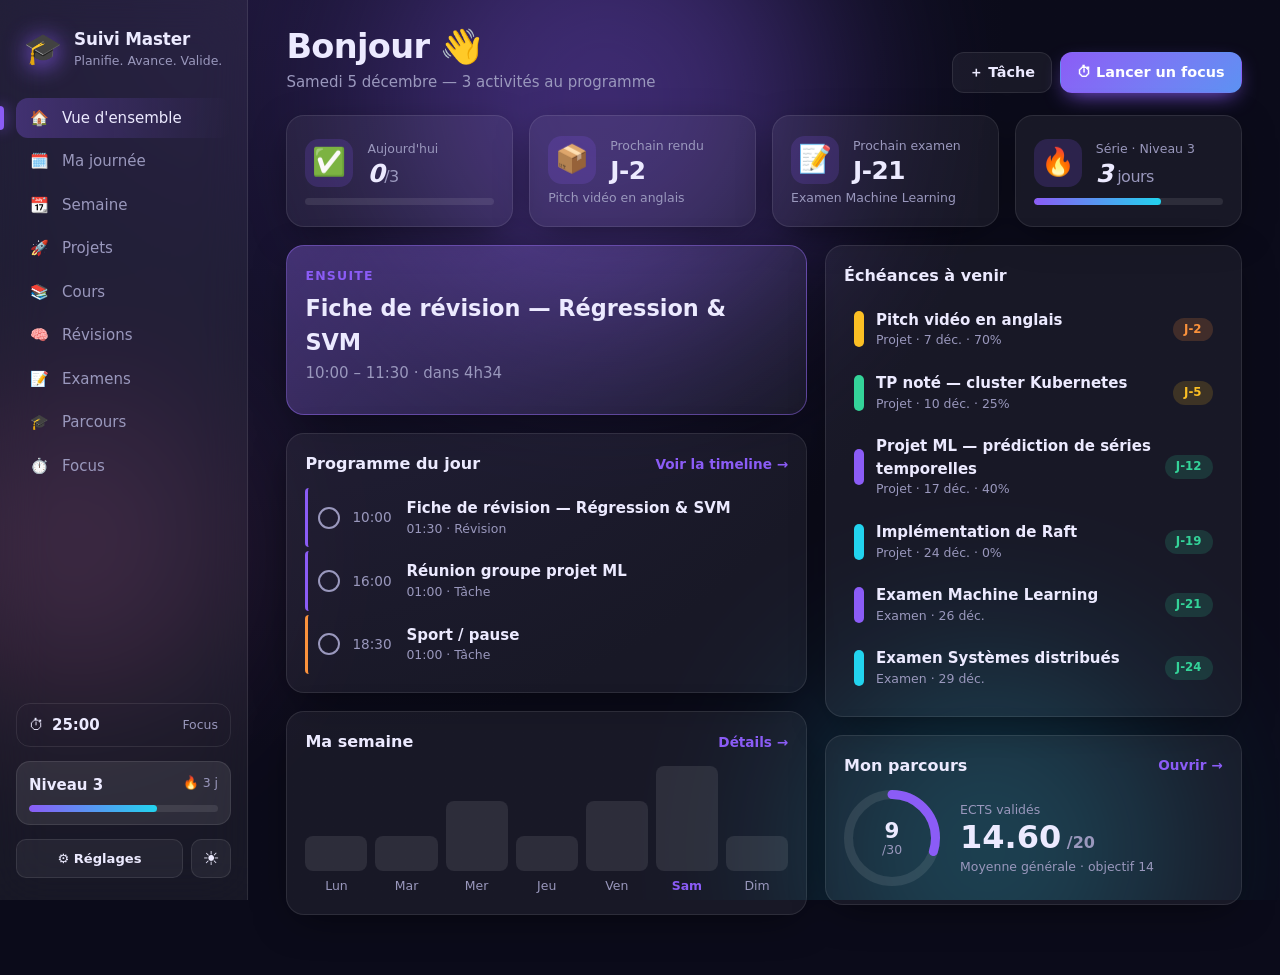
<file: index.html>
<!doctype html>
<html lang="fr">
<head>
  <meta charset="utf-8">
  <meta name="viewport" content="width=device-width,initial-scale=1">
  <meta name="app-version" content="__VERSION__">
  <meta name="theme-color" content="#0b0b1a">
  <title>Suivi Master — Planifie ta journée</title>
  <link rel="icon" href="data:image/svg+xml,%3Csvg xmlns='http://www.w3.org/2000/svg' viewBox='0 0 100 100'%3E%3Ctext y='.9em' font-size='90'%3E🎓%3C/text%3E%3C/svg%3E">
  <link rel="stylesheet" href="css/style.css?v=__VERSION__">
</head>
<body>
  <div class="bg" aria-hidden="true"><i></i><i></i><i></i></div>

  <aside id="side"></aside>
  <main id="main" tabindex="-1"></main>

  <div id="modal-root"></div>
  <div id="toasts" aria-live="polite"></div>
  <canvas id="fx" aria-hidden="true"></canvas>

  <script src="js/utils.js?v=__VERSION__"></script>
  <script src="js/store.js?v=__VERSION__"></script>
  <script src="js/app.js?v=__VERSION__"></script>
  <script src="js/ics.js?v=__VERSION__"></script>
</body>
</html>
</file>
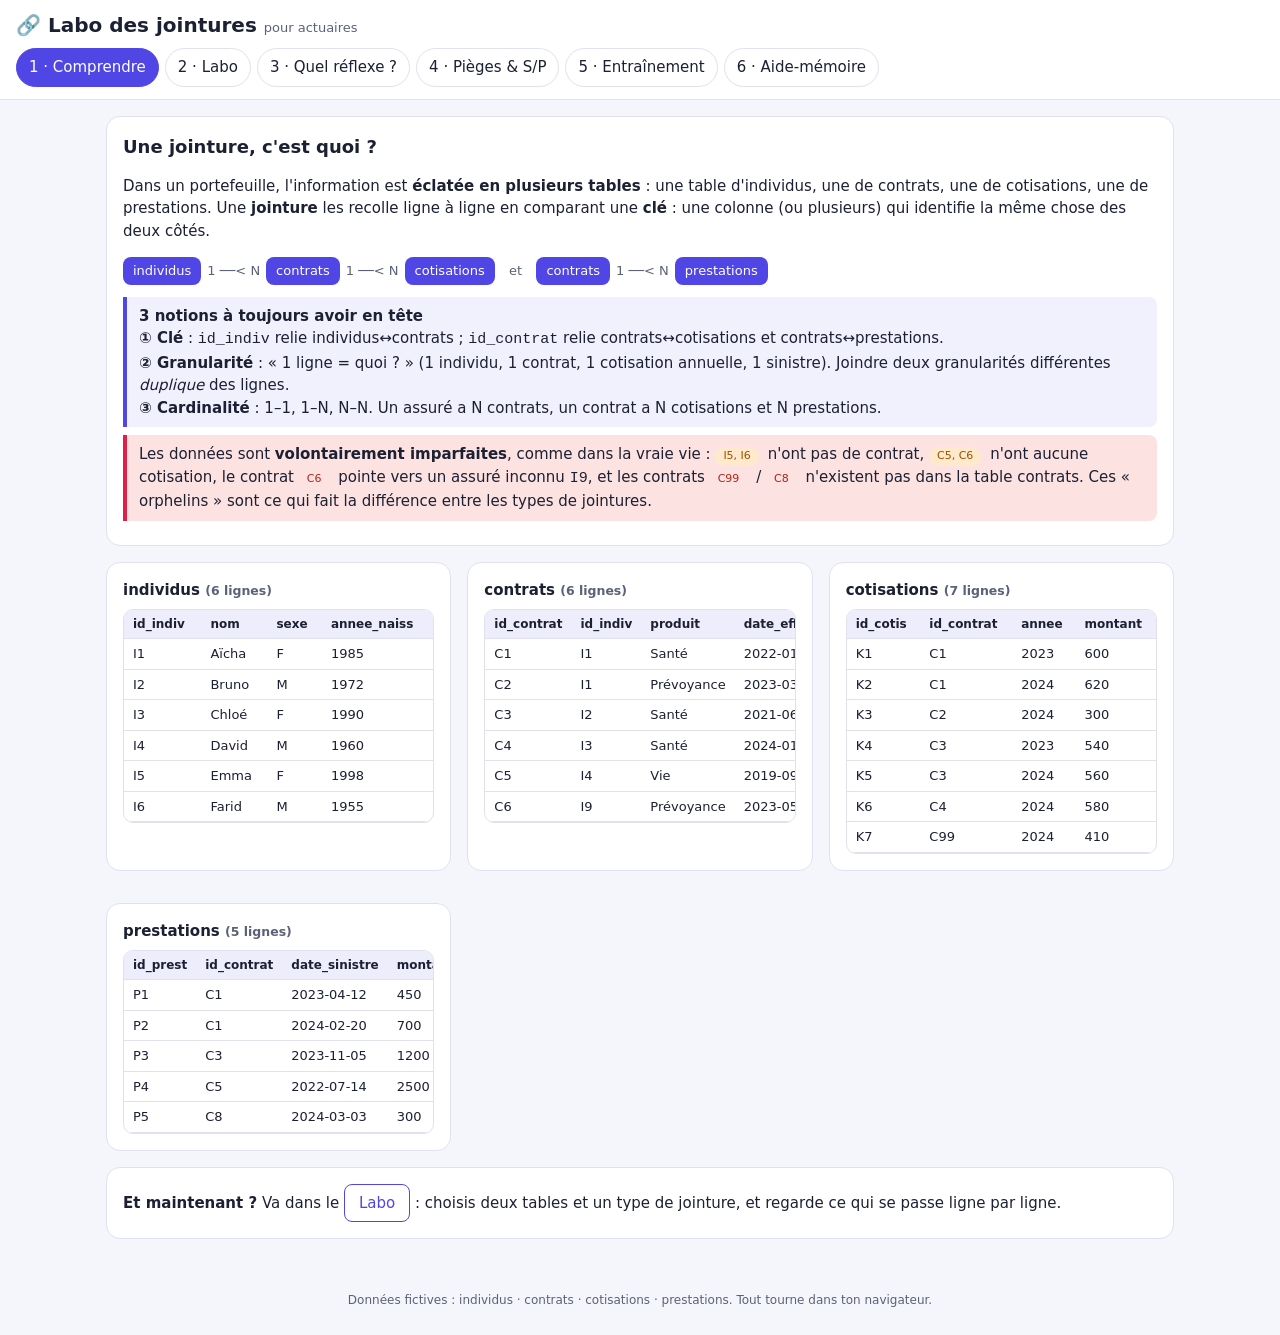
<file: jointures/index.html>
<!doctype html>
<html lang="fr">
<head>
  <meta charset="utf-8">
  <meta name="viewport" content="width=device-width,initial-scale=1">
  <title>Labo des jointures — Actuariat</title>
  <link rel="icon" href="data:image/svg+xml,%3Csvg xmlns='http://www.w3.org/2000/svg' viewBox='0 0 100 100'%3E%3Ctext y='.9em' font-size='90'%3E🔗%3C/text%3E%3C/svg%3E">
  <link rel="stylesheet" href="style.css">
</head>
<body>
  <header class="top">
    <h1>🔗 Labo des jointures <small>pour actuaires</small></h1>
    <nav id="tabs" role="tablist"></nav>
  </header>
  <main id="main"></main>
  <footer>Données fictives : individus · contrats · cotisations · prestations. Tout tourne dans ton navigateur.</footer>
  <script src="data.js"></script>
  <script src="joins.js"></script>
  <script src="app.js"></script>
</body>
</html>
</file>
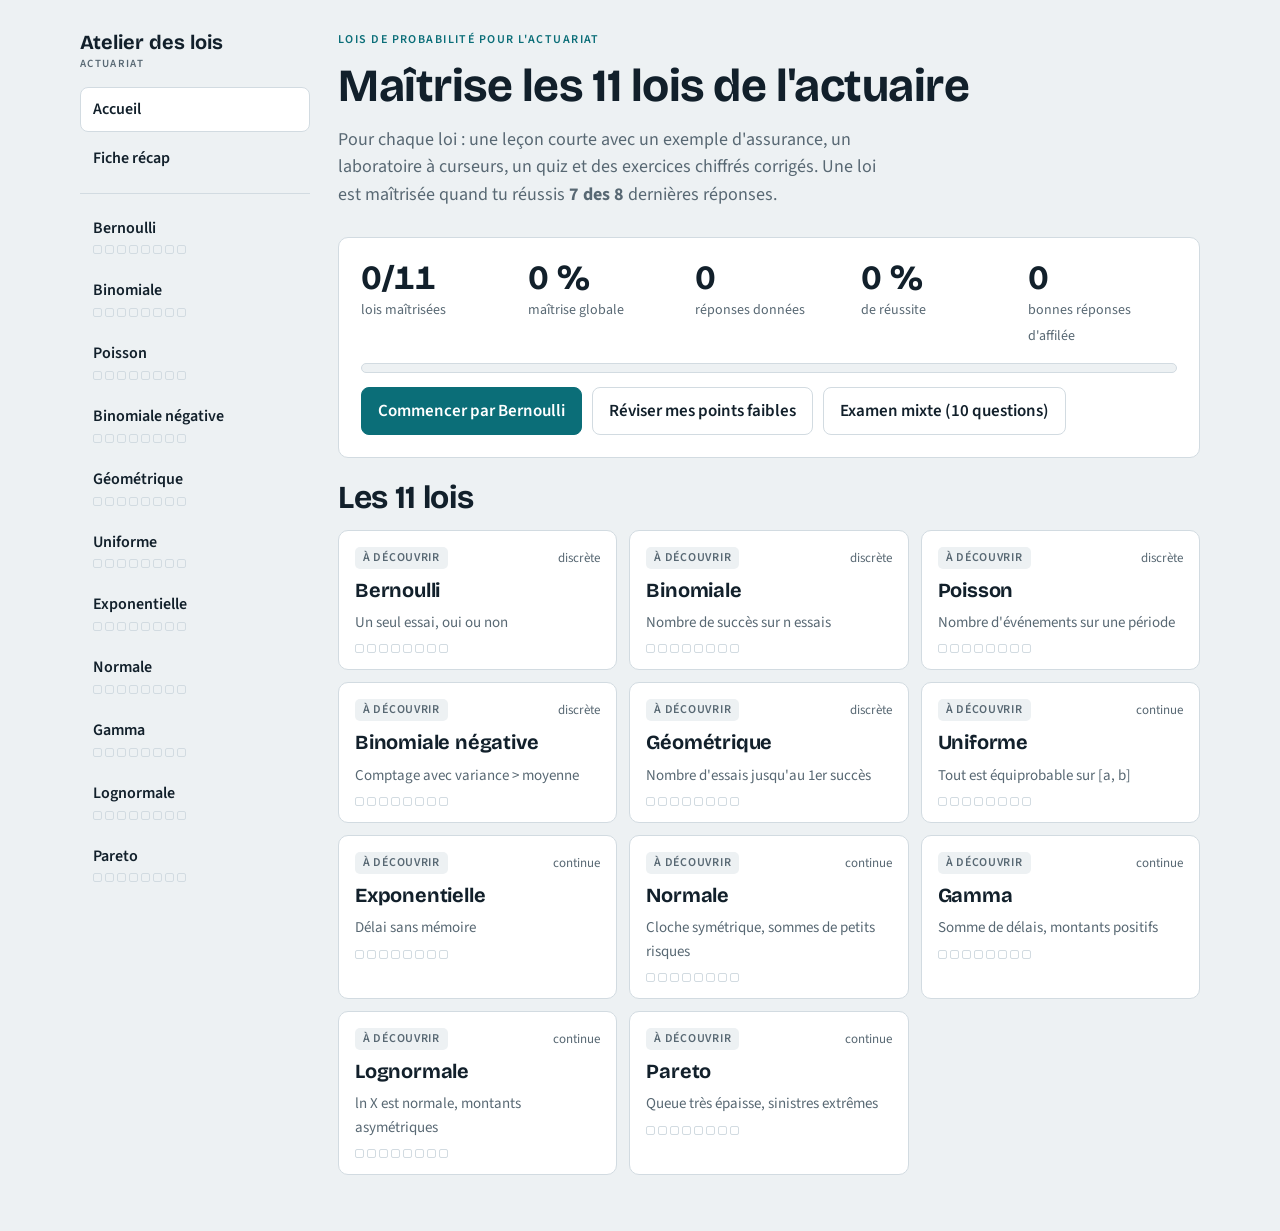
<file: lois-actuariat.html>
<!doctype html>
<html lang="fr"><head><meta charset="utf-8"><meta name="viewport" content="width=device-width,initial-scale=1"></head><body>
<title>Atelier des lois</title>
<link rel="preconnect" href="https://fonts.googleapis.com">
<link rel="preconnect" href="https://fonts.gstatic.com" crossorigin>
<link rel="stylesheet" href="https://fonts.googleapis.com/css2?family=Bricolage+Grotesque:opsz,wght@12..96,500;12..96,700&family=Source+Sans+3:wght@400;600;700&family=JetBrains+Mono:wght@400;600&display=swap">
<style>
/* Layout: a rail of the ten laws (side rail on desktop, scroll strip on phone) beside a single working area. */
:root{
  --bg:#EDF1F3; --surface:#FFFFFF; --ink:#12202B; --muted:#586873; --line:#D2DBE1; --bar:#A9BAC5;
  --accent:#0B6E78; --accent-ink:#FFFFFF; --accent-soft:#D8EDEF;
  --good:#1E7B4A; --good-soft:#DCF0E4; --bad:#B3372C; --bad-soft:#F8DEDA; --warn:#8F6200; --warn-soft:#F6EBCB;
  --display:'Bricolage Grotesque','Segoe UI',system-ui,sans-serif;
  --body:'Source Sans 3','Segoe UI',system-ui,sans-serif;
  --mono:'JetBrains Mono',ui-monospace,Menlo,Consolas,monospace;
}
@media (prefers-color-scheme:dark){:root:not([data-theme="light"]){
  --bg:#0E161C; --surface:#16212A; --ink:#E6EEF2; --muted:#93A4AF; --line:#2A3945; --bar:#3F5666;
  --accent:#4CC3CF; --accent-ink:#06262A; --accent-soft:#143A40;
  --good:#5BCB8B; --good-soft:#14352A; --bad:#F0847A; --bad-soft:#3B1F1C; --warn:#E0B34A; --warn-soft:#3A2F12; color-scheme:dark}}
:root[data-theme="dark"]{
  --bg:#0E161C; --surface:#16212A; --ink:#E6EEF2; --muted:#93A4AF; --line:#2A3945; --bar:#3F5666;
  --accent:#4CC3CF; --accent-ink:#06262A; --accent-soft:#143A40;
  --good:#5BCB8B; --good-soft:#14352A; --bad:#F0847A; --bad-soft:#3B1F1C; --warn:#E0B34A; --warn-soft:#3A2F12; color-scheme:dark}
*{box-sizing:border-box}
body{background:var(--bg);color:var(--ink);font:400 17px/1.55 var(--body);padding-inline:16px;padding-block:20px 48px}
.app{max-width:1120px;margin:0 auto;display:grid;grid-template-columns:230px minmax(0,1fr);gap:28px;align-items:start}
h1,h2,h3{font-family:var(--display);line-height:1.12;margin:0;text-wrap:balance;letter-spacing:-.01em}
h1{font-size:clamp(30px,5vw,46px);font-weight:700}
h2{font-size:clamp(24px,3.6vw,32px);font-weight:700}
h3{font-size:19px;font-weight:700}
p{margin:0}
button{font:inherit;color:inherit;cursor:pointer}
:focus-visible{outline:3px solid var(--accent);outline-offset:2px}
.eyebrow{font:600 12px/1 var(--body);letter-spacing:.12em;text-transform:uppercase;color:var(--accent)}
.muted{color:var(--muted)}
.mono{font-family:var(--mono)}

/* rail */
.rail{position:sticky;top:env(safe-area-inset-top,0px);display:flex;flex-direction:column;gap:4px;padding-top:4px}
.brand{font:700 20px/1 var(--display);margin-bottom:14px;display:flex;flex-direction:column;gap:6px}
.brand span{font:600 11px/1 var(--body);letter-spacing:.12em;text-transform:uppercase;color:var(--muted)}
.rail button{all:unset;box-sizing:border-box;cursor:pointer;display:flex;flex-direction:column;gap:5px;padding:9px 12px;border-radius:8px;border:1px solid transparent}
.rail button:hover{background:var(--surface)}
.rail button:focus-visible{outline:3px solid var(--accent)}
.rail button[aria-current="page"]{background:var(--surface);border-color:var(--line)}
.rail .nm{font-weight:600;font-size:16px;white-space:nowrap}
.rail .sep{height:1px;background:var(--line);margin:8px 0}
.pips{display:flex;gap:3px}
.pips i{width:9px;height:9px;border-radius:2px;background:transparent;border:1.5px solid var(--line)}
.pips i.on{background:var(--good);border-color:var(--good)}
.pips i.off{background:var(--bad);border-color:var(--bad)}

main{min-width:0;display:flex;flex-direction:column;gap:22px}
.panel{background:var(--surface);border:1px solid var(--line);border-radius:10px;padding:22px}
.stack{display:flex;flex-direction:column;gap:14px}
.row{display:flex;flex-wrap:wrap;gap:10px;align-items:center}
.btn{border:1px solid var(--line);background:var(--surface);padding:10px 16px;border-radius:8px;font-weight:600}
.btn:hover{border-color:var(--accent)}
.btn.pri{background:var(--accent);color:var(--accent-ink);border-color:var(--accent)}
.btn.pri:hover{filter:brightness(1.08)}
.btn:disabled{opacity:.5;cursor:default}
.chip{display:inline-block;font:600 12px/1 var(--body);letter-spacing:.06em;text-transform:uppercase;padding:5px 8px;border-radius:5px;background:var(--accent-soft);color:var(--accent)}
.chip.good{background:var(--good-soft);color:var(--good)}
.chip.warn{background:var(--warn-soft);color:var(--warn)}
.chip.mute{background:var(--bg);color:var(--muted)}
.bar{height:10px;background:var(--bg);border-radius:5px;overflow:hidden;border:1px solid var(--line)}
.bar>div{height:100%;background:var(--accent)}

/* home */
.hero{display:flex;flex-direction:column;gap:14px;padding-block:6px}
.hero p{max-width:62ch;color:var(--muted);font-size:18px}
.dash{display:grid;grid-template-columns:repeat(auto-fit,minmax(118px,1fr));gap:18px}
.stat b{display:block;font:700 34px/1.05 var(--display);font-variant-numeric:tabular-nums}
.stat span{font-size:14px;color:var(--muted)}
.laws{display:grid;grid-template-columns:repeat(auto-fill,minmax(210px,1fr));gap:12px}
.lawcard{all:unset;box-sizing:border-box;cursor:pointer;background:var(--surface);border:1px solid var(--line);border-radius:10px;padding:16px;display:flex;flex-direction:column;gap:10px;min-width:0}
.lawcard:hover{border-color:var(--accent)}
.lawcard:focus-visible{outline:3px solid var(--accent)}
.lawcard h3{font-size:20px}
.lawcard .reco{font-size:15px;color:var(--muted)}

/* tabs */
.tabs{display:flex;flex-wrap:wrap;gap:6px;border-bottom:1px solid var(--line)}
.tabs button{all:unset;box-sizing:border-box;cursor:pointer;padding:10px 14px;font-weight:600;color:var(--muted);border-bottom:3px solid transparent;margin-bottom:-1px}
.tabs button[aria-selected="true"]{color:var(--ink);border-bottom-color:var(--accent)}
.tabs button:focus-visible{outline:3px solid var(--accent)}
.lead{font:500 21px/1.4 var(--display);max-width:60ch}
.cols{display:grid;grid-template-columns:repeat(auto-fit,minmax(260px,1fr));gap:16px}
.formulas{font:400 15.5px/1.9 var(--mono);background:var(--bg);border-radius:8px;padding:14px 16px;overflow-x:auto;white-space:pre}
.tips{margin:0;padding:0;list-style:none;display:flex;flex-direction:column;gap:10px}
.tips li{padding-left:22px;position:relative}
.tips li::before{content:"";position:absolute;left:2px;top:.6em;width:9px;height:9px;border-radius:2px;background:var(--accent)}
.trap{border-left:4px solid var(--bad);background:var(--bad-soft);padding:12px 14px;border-radius:0 8px 8px 0}
.trap b{color:var(--bad)}

/* explorer */
.chart{width:100%;height:auto;display:block}
.chart text{fill:var(--muted);font:12px var(--mono)}
.ctl{display:grid;grid-template-columns:repeat(auto-fit,minmax(220px,1fr));gap:14px 22px}
.ctl label{display:flex;flex-direction:column;gap:4px;font-weight:600;font-size:15px}
.ctl output{font:600 15px var(--mono);color:var(--accent)}
.ctl input[type=range]{width:100%;accent-color:var(--accent)}
.kv{display:grid;grid-template-columns:repeat(auto-fit,minmax(130px,1fr));gap:12px}
.kv div{background:var(--bg);border-radius:8px;padding:10px 12px}
.kv small{display:block;color:var(--muted);font-size:13px}
.kv b{font:600 19px var(--mono);font-variant-numeric:tabular-nums;word-break:break-word}
.kv .hl{background:var(--accent-soft)}
.kv .hl b{color:var(--accent)}

/* sessions */
.prog{display:flex;align-items:center;gap:12px}
.prog .bar{flex:1}
.q{font:500 22px/1.35 var(--display);max-width:62ch}
.q b{font-weight:700}
.opts{display:flex;flex-direction:column;gap:9px}
.opt{text-align:left;border:1.5px solid var(--line);background:var(--surface);border-radius:8px;padding:12px 14px;display:flex;gap:12px}
.opt:hover:not(:disabled){border-color:var(--accent)}
.opt .k{font:600 14px var(--mono);color:var(--muted);padding-top:2px}
.opt.right{border-color:var(--good);background:var(--good-soft)}
.opt.wrong{border-color:var(--bad);background:var(--bad-soft)}
.opt:disabled{cursor:default}
.ans{display:flex;flex-wrap:wrap;gap:10px}
.ans input{font:600 20px var(--mono);padding:10px 14px;border:1.5px solid var(--line);border-radius:8px;background:var(--surface);color:var(--ink);width:min(100%,220px)}
.fb{padding:14px 16px;border-radius:8px;display:flex;flex-direction:column;gap:6px}
.fb.ok{background:var(--good-soft)}
.fb.ko{background:var(--bad-soft)}
.fb strong{font-family:var(--display);font-size:18px}
.fb.ok strong{color:var(--good)}
.fb.ko strong{color:var(--bad)}
.hint{background:var(--warn-soft);color:var(--ink);padding:10px 14px;border-radius:8px;font-family:var(--mono);font-size:14.5px}
.big{font:700 clamp(44px,9vw,72px)/1 var(--display);font-variant-numeric:tabular-nums}
.scroll{overflow-x:auto}
table{border-collapse:collapse;width:100%;min-width:760px;font-size:15px}
th,td{text-align:left;padding:10px 12px;border-bottom:1px solid var(--line);vertical-align:top}
th{font:600 12px var(--body);letter-spacing:.08em;text-transform:uppercase;color:var(--muted)}
td.m{font-family:var(--mono);font-size:13.5px}
.decide{display:grid;grid-template-columns:repeat(auto-fit,minmax(280px,1fr));gap:8px 24px;margin:0;padding:0;list-style:none}
.decide li{display:flex;gap:10px;align-items:baseline}
.decide b{white-space:nowrap}

@media (max-width:860px){
  .app{grid-template-columns:minmax(0,1fr);gap:16px}
  .rail{position:static;flex-direction:row;overflow-x:auto;gap:6px;padding-bottom:8px}
  .brand{display:none}
  .rail button{flex:0 0 auto;background:var(--surface);border-color:var(--line)}
  .rail .sep{display:none}
  .panel{padding:16px}
}
@media (prefers-reduced-motion:no-preference){.bar>div{transition:width .5s}}
</style>

<div class="app">
  <nav class="rail" id="rail" aria-label="Navigation"></nav>
  <main id="main"></main>
</div>

<script>
(function(){
'use strict';
const rnd=a=>a[Math.floor(Math.random()*a.length)];
const ri=(a,b)=>a+Math.floor(Math.random()*(b-a+1));
const shuffle=a=>{a=a.slice();for(let i=a.length-1;i>0;i--){const j=Math.floor(Math.random()*(i+1));[a[i],a[j]]=[a[j],a[i]];}return a;};
const fr=(x,d=3)=>isFinite(x)?Number(x).toLocaleString('fr-FR',{maximumFractionDigits:d}):'∞';
const $=s=>document.querySelector(s);
const comb=(n,k)=>{let r=1;for(let i=1;i<=k;i++)r=r*(n-k+i)/i;return r;};
function lg(x){const c=[76.18009172947146,-86.50532032941677,24.01409824083091,-1.231739572450155,0.1208650973866179e-2,-0.5395239384953e-5];let y=x,t=x+5.5;t-=(x+.5)*Math.log(t);let s=1.000000000190015;for(let j=0;j<6;j++)s+=c[j]/++y;return -t+Math.log(2.5066282746310005*s/x);}
function erf(x){const s=Math.sign(x);x=Math.abs(x);const t=1/(1+.3275911*x);return s*(1-(((((1.061405429*t-1.453152027)*t)+1.421413741)*t-.284496736)*t+.254829592)*t*Math.exp(-x*x));}
const Phi=z=>.5*(1+erf(z/Math.SQRT2));
const PHI={0.5:.6915,1:.8413,1.5:.9332,2:.9772};
const sumF=(f,lo,k)=>{let s=0;for(let i=lo;i<=k;i++)s+=f(i);return Math.min(1,s);};
function simpson(f,a,b,n=400){if(b<=a)return 0;const h=(b-a)/n;let s=f(a)+f(b);for(let i=1;i<n;i++)s+=f(a+i*h)*(i%2?4:2);return s*h/3;}

/* ======================= CONTENU : les 11 lois ======================= */
const LAWS=[
{id:'bernoulli',name:'Bernoulli',tag:'discrète',reco:'Un seul essai, oui ou non',
 idea:`Une seule expérience, deux issues : succès (1) avec la probabilité p, échec (0) sinon. C'est la brique de base de presque toutes les autres lois de comptage.`,
 ex:`Une police d'assurance auto sur un an : sinistre (1) ou pas de sinistre (0). Si 8 % des assurés ont un sinistre, alors p = 0,08.`,
 formulas:`P(X=1) = p        P(X=0) = 1 − p\nE[X]   = p\nVar(X) = p(1 − p)`,
 eS:'p',vS:'p(1−p)',use:'Indicateur de sinistre, de décès, de défaut',
 tips:[`E[X] = p : l'espérance d'un indicateur est la probabilité de l'événement.`,`La variance est maximale pour p = 0,5 (elle vaut alors 0,25). Elle tend vers 0 quand p approche 0 ou 1.`,`Une perte de montant fixe L avec probabilité p s'écrit L·X : espérance L·p, variance L²·p(1−p).`],
 trap:`La variance est p(1−p), pas p². Et pour une perte L·X, la constante L passe au carré dans la variance.`,
 kind:'d',params:[{k:'p',l:'p (probabilité de succès)',min:.02,max:.98,step:.01,v:.3}],
 range:p=>[0,1],f:(p,k)=>k===1?p.p:k===0?1-p.p:0,F:(p,k)=>k<0?0:k<1?1-p.p:1,
 mean:p=>p.p,vr:p=>p.p*(1-p.p),
 gen:[
  ()=>{const p=rnd([.05,.1,.15,.2,.25,.3]);return{q:`Un assuré a une probabilité <b>${fr(p)}</b> d'avoir un sinistre dans l'année. Soit X l'indicateur du sinistre (1 si sinistre, 0 sinon). Calcule <b>Var(X)</b>.`,a:p*(1-p),hint:'Var(X) = p(1 − p)',sol:`X est une Bernoulli(${fr(p)}). Var(X) = p(1 − p) = ${fr(p)} × ${fr(1-p)} = ${fr(p*(1-p),4)}.`};},
  ()=>{const p=rnd([.05,.1,.2,.25]),L=rnd([1000,2000,5000]);return{q:`Une police verse <b>${fr(L)} €</b> en cas de sinistre, qui survient avec la probabilité <b>${fr(p)}</b>. Quelle est la perte moyenne (espérance) par police, en euros ?`,a:L*p,hint:'E[L·X] = L · p',sol:`La perte vaut L·X avec X ~ Bernoulli(${fr(p)}). E[L·X] = L × p = ${fr(L)} × ${fr(p)} = ${fr(L*p,2)} €.`};},
  ()=>{const p=rnd([.1,.2,.25]),L=rnd([10,20,100]);return{q:`Même situation : perte de <b>${L} €</b> avec la probabilité <b>${fr(p)}</b>. Calcule la <b>variance</b> de la perte (en €²).`,a:L*L*p*(1-p),hint:'Var(L·X) = L² · p(1 − p)',sol:`Var(L·X) = L² · p(1 − p) = ${L*L} × ${fr(p*(1-p),4)} = ${fr(L*L*p*(1-p),2)}.`};},
  ()=>{const p=rnd([.1,.2,.3,.4]),v=p*(1-p);return{q:`Une Bernoulli a pour variance <b>${fr(v,4)}</b>, et on sait que p < 0,5. Quelle est la valeur de <b>p</b> ?`,a:p,hint:'Résous p(1 − p) = variance',sol:`p(1 − p) = ${fr(v,4)} donne p² − p + ${fr(v,4)} = 0. Les deux racines sont ${fr(p)} et ${fr(1-p)} ; comme p < 0,5, p = ${fr(p)}.`};}
 ],
 qcm:[
  {q:`Une police a 12 % de risque de sinistre. X vaut 1 s'il y a sinistre. Que vaut E[X] ?`,o:['0,12','0,1056','0,88','1,2'],c:0,e:`Pour une Bernoulli, E[X] = p = 0,12.`},
  {q:`Avec la même police (p = 0,12), que vaut Var(X) ?`,o:['0,12','0,1056','0,0144','0,88'],c:1,e:`Var(X) = p(1 − p) = 0,12 × 0,88 = 0,1056.`},
  {q:`Pour quelle valeur de p la variance d'une Bernoulli est-elle la plus grande ?`,o:['p = 0','p = 0,5','p = 1','p = 0,25'],c:1,e:`p(1 − p) est une parabole maximale en p = 0,5, où elle vaut 0,25.`},
  {q:`Quelle situation est modélisée par une loi de Bernoulli ?`,o:[`Le nombre de sinistres d'un portefeuille en un an`,`Un assuré a-t-il un sinistre cette année (oui ou non) ?`,`Le montant d'un sinistre`,`Le délai avant le premier sinistre`],c:1,e:`Bernoulli = un seul essai avec deux issues possibles.`}
 ]},

{id:'binomiale',name:'Binomiale',tag:'discrète',reco:'Nombre de succès sur n essais',
 idea:`C'est le nombre de succès parmi n essais indépendants qui ont tous la même probabilité p. Autrement dit, une somme de n Bernoulli(p) indépendantes.`,
 ex:`Un portefeuille de 20 polices indépendantes, chacune avec 10 % de risque de sinistre. Le nombre de polices sinistrées suit une Binomiale(20 ; 0,1).`,
 formulas:`P(X=k) = C(n,k) · p^k · (1−p)^(n−k)\nE[X]   = n·p\nVar(X) = n·p·(1−p)`,
 eS:'np',vS:'np(1−p)',use:'Nombre de sinistrés dans un portefeuille de taille fixe',
 tips:[`Var < E toujours, car (1 − p) < 1. Si tu vois une variance supérieure à la moyenne, ce n'est pas une binomiale.`,`« Au moins un » : passe par le complémentaire. P(X ≥ 1) = 1 − (1 − p)^n, bien plus rapide que de sommer.`,`Deux binomiales indépendantes de même p s'additionnent : Bin(n₁,p) + Bin(n₂,p) = Bin(n₁+n₂, p).`],
 trap:`Il faut l'indépendance et la même probabilité p pour tous les essais. Deux assurés d'une même famille ne sont pas indépendants pour un incendie.`,
 kind:'d',params:[{k:'n',l:'n (nombre d\'essais)',min:1,max:40,step:1,v:20},{k:'p',l:'p (probabilité de succès)',min:.01,max:.99,step:.01,v:.1}],
 range:p=>[0,p.n],f:(p,k)=>k<0||k>p.n?0:Math.exp(lg(p.n+1)-lg(k+1)-lg(p.n-k+1)+k*Math.log(p.p)+(p.n-k)*Math.log(1-p.p)),
 F:null,mean:p=>p.n*p.p,vr:p=>p.n*p.p*(1-p.p),
 gen:[
  ()=>{const n=ri(8,15),p=rnd([.1,.15,.2,.25]),k=ri(0,3),a=comb(n,k)*Math.pow(p,k)*Math.pow(1-p,n-k);return{q:`Un portefeuille compte <b>${n}</b> polices indépendantes, chacune avec la probabilité <b>${fr(p)}</b> d'avoir un sinistre dans l'année. Quelle est la probabilité d'avoir exactement <b>${k}</b> police${k>1?'s':''} sinistrée${k>1?'s':''} ?`,a,hint:'P(X=k) = C(n,k) · p^k · (1−p)^(n−k)',sol:`X ~ Bin(${n} ; ${fr(p)}). P(X=${k}) = C(${n},${k}) × ${fr(p)}^${k} × ${fr(1-p)}^${n-k} = ${fr(comb(n,k))} × ${fr(Math.pow(p,k),5)} × ${fr(Math.pow(1-p,n-k),5)} = ${fr(a,4)}.`};},
  ()=>{const n=rnd([20,50,100,200]),p=rnd([.02,.05,.1,.15]);return{q:`Sur <b>${n}</b> polices indépendantes, chacune a la probabilité <b>${fr(p)}</b> de sinistre. Combien de sinistres attend-on en moyenne ?`,a:n*p,hint:'E[X] = n · p',sol:`E[X] = n·p = ${n} × ${fr(p)} = ${fr(n*p)}.`};},
  ()=>{const n=rnd([5,8,10,12]),p=rnd([.05,.1,.2]),a=1-Math.pow(1-p,n);return{q:`<b>${n}</b> polices indépendantes, probabilité <b>${fr(p)}</b> de sinistre chacune. Quelle est la probabilité qu'il y ait <b>au moins un</b> sinistre ?`,a,hint:'P(X ≥ 1) = 1 − P(X = 0) = 1 − (1−p)^n',sol:`P(X ≥ 1) = 1 − P(X=0) = 1 − ${fr(1-p)}^${n} = 1 − ${fr(Math.pow(1-p,n),4)} = ${fr(a,4)}.`};},
  ()=>{const n=rnd([10,20,40,50]),p=rnd([.1,.2,.25,.4]);return{q:`Soit X ~ Binomiale(<b>${n}</b> ; <b>${fr(p)}</b>). Calcule <b>Var(X)</b>.`,a:n*p*(1-p),hint:'Var(X) = n · p · (1−p)',sol:`Var(X) = n·p·(1−p) = ${n} × ${fr(p)} × ${fr(1-p)} = ${fr(n*p*(1-p))}.`};}
 ],
 qcm:[
  {q:`20 polices indépendantes, p = 0,1 chacune. Quel est le nombre moyen de sinistres ?`,o:['2','1,8','0,1','20'],c:0,e:`E[X] = n·p = 20 × 0,1 = 2.`},
  {q:`Pour la même binomiale (n = 20, p = 0,1), que vaut la variance ?`,o:['2','1,8','0,18','4'],c:1,e:`Var = n·p·(1−p) = 20 × 0,1 × 0,9 = 1,8. Elle est bien plus petite que la moyenne (2).`},
  {q:`Laquelle de ces hypothèses n'est PAS nécessaire pour une loi binomiale ?`,o:['Les essais sont indépendants','La probabilité p est la même pour chaque essai','Le nombre d\'essais n est fixé à l\'avance','Tous les sinistres ont le même montant'],c:3,e:`La binomiale compte des succès. Le montant des sinistres n'intervient pas.`},
  {q:`n = 10 et p = 0,05. Quelle est la façon la plus rapide de calculer P(X ≥ 1) ?`,o:['1 − 0,95¹⁰','Sommer P(X=1) + … + P(X=10)','10 × 0,05','0,05¹⁰'],c:0,e:`Le complémentaire de « au moins un » est « aucun » : P(X ≥ 1) = 1 − (1 − p)^n.`}
 ]},

{id:'poisson',name:'Poisson',tag:'discrète',reco:'Nombre d\'événements sur une période',
 idea:`Elle compte des événements rares et indépendants qui arrivent à un rythme moyen λ sur une période donnée. Pas de nombre maximal d'essais : 0, 1, 2, 3… sans limite.`,
 ex:`Un portefeuille subit en moyenne 3 sinistres par an. Le nombre de sinistres d'une année suit une Poisson(λ = 3).`,
 formulas:`P(X=k) = e^(−λ) · λ^k / k!\nE[X]   = λ\nVar(X) = λ`,
 eS:'λ',vS:'λ',use:'Fréquence des sinistres (nombre de sinistres par an)',
 tips:[`Moyenne = variance = λ : c'est le test de reconnaissance. Si la variance observée est bien plus grande que la moyenne, on parle de surdispersion et on passe à une binomiale négative.`,`Le taux suit la durée : λ = 3 par an devient 1,5 pour 6 mois et 6 pour 2 ans.`,`Poisson(λ₁) + Poisson(λ₂) indépendantes = Poisson(λ₁+λ₂).`,`P(X=0) = e^(−λ) : réflexe pour « aucun sinistre » et pour « au moins un » (1 − e^(−λ)).`],
 trap:`P(X ≥ 1) vaut 1 − e^(−λ), pas λ. Et pense à convertir λ dans l'unité de temps de la question.`,
 kind:'d',params:[{k:'l',l:'λ (taux moyen)',min:.2,max:20,step:.1,v:3}],
 range:p=>[0,Math.ceil(p.l+5*Math.sqrt(p.l)+3)],f:(p,k)=>k<0?0:Math.exp(-p.l+k*Math.log(p.l)-lg(k+1)),F:null,
 mean:p=>p.l,vr:p=>p.l,
 gen:[
  ()=>{const l=rnd([1,2,3,4,5]),k=ri(0,4),a=Math.exp(-l)*Math.pow(l,k)/comb(k,k)/[1,1,2,6,24][k];return{q:`Le nombre de sinistres annuels suit une loi de Poisson de paramètre <b>λ = ${l}</b>. Quelle est la probabilité d'avoir exactement <b>${k}</b> sinistre${k>1?'s':''} ?`,a,hint:'P(X=k) = e^(−λ) · λ^k / k!',sol:`P(X=${k}) = e^(−${l}) × ${l}^${k} / ${k}! = ${fr(Math.exp(-l),5)} × ${l**k} / ${[1,1,2,6,24][k]} = ${fr(a,4)}.`};},
  ()=>{const r=rnd([.5,1,1.5,2]),t=rnd([2,3,4]),l=r*t,a=Math.exp(-l);return{q:`Un portefeuille subit en moyenne <b>${fr(r)}</b> sinistre par mois (loi de Poisson). Quelle est la probabilité de n'avoir <b>aucun sinistre en ${t} mois</b> ?`,a,hint:'Convertis λ sur la durée : λ_période = taux × durée',sol:`Sur ${t} mois, λ = ${fr(r)} × ${t} = ${fr(l)}. P(X=0) = e^(−${fr(l)}) = ${fr(a,4)}.`};},
  ()=>{const l=rnd([1,2,3,4]),a=Math.exp(-l)*(1+l);return{q:`X ~ Poisson(<b>${l}</b>). Calcule <b>P(X ≤ 1)</b>.`,a,hint:'P(X ≤ 1) = P(X=0) + P(X=1)',sol:`P(X ≤ 1) = e^(−${l}) + ${l}·e^(−${l}) = e^(−${l})(1 + ${l}) = ${fr(a,4)}.`};},
  ()=>{const l=rnd([1,2,3]),a=1-Math.exp(-l)*(1+l);return{q:`X ~ Poisson(<b>${l}</b>). Calcule la probabilité d'avoir <b>au moins 2</b> sinistres.`,a,hint:'P(X ≥ 2) = 1 − P(X=0) − P(X=1)',sol:`P(X ≥ 2) = 1 − e^(−${l})(1 + ${l}) = 1 − ${fr(1-a,4)} = ${fr(a,4)}.`};}
 ],
 qcm:[
  {q:`Les sinistres suivent une Poisson(λ = 3) par an. Que valent l'espérance et la variance ?`,o:['E = 3 et Var = 3','E = 3 et Var = 9','E = 3 et Var = √3','E = 3 et Var = 1/3'],c:0,e:`Pour une Poisson, E[X] = Var(X) = λ.`},
  {q:`On observe un nombre de sinistres de moyenne 4 et de variance 12. La loi de Poisson convient-elle ?`,o:['Oui','Non : la variance dépasse la moyenne (surdispersion)','Non : la variance est inférieure à la moyenne','Oui, car 12 est un multiple de 4'],c:1,e:`Une Poisson impose Var = E. Ici Var > E : on cherchera plutôt une binomiale négative.`},
  {q:`Il y a en moyenne 2 sinistres par an. Quelle loi décrit le nombre de sinistres sur 6 mois ?`,o:['Poisson(1)','Poisson(2)','Poisson(4)','Poisson(0,5)'],c:0,e:`Le taux est proportionnel à la durée : 2 × 0,5 = 1.`},
  {q:`Deux portefeuilles indépendants ont des sinistres Poisson(2) et Poisson(3). Que dire du total ?`,o:['Poisson(5)','Poisson(6)','Poisson(2,5)','Une loi normale exacte'],c:0,e:`La somme de Poisson indépendantes est une Poisson dont les paramètres s'additionnent.`}
 ]},

{id:'binegative',name:'Binomiale négative',tag:'discrète',reco:'Comptage avec variance > moyenne',
 idea:`Elle compte les échecs avant d'obtenir le r-ième succès. En actuariat, on l'utilise surtout comme une Poisson plus souple : même type de comptage, mais avec une variance supérieure à la moyenne (surdispersion).`,
 ex:`Les assurés n'ont pas tous le même risque : certains sinistrent souvent, d'autres presque jamais. Si la fréquence λ varie selon une loi Gamma et que, à λ fixé, le nombre de sinistres est Poisson, alors le nombre de sinistres d'un assuré pris au hasard est binomial négatif.`,
 formulas:`X ~ BN(r, p)   X = nombre d'échecs avant le r-ième succès   k = 0, 1, 2…\nP(X=k) = C(k+r−1, k) · p^r · (1−p)^k\nE[X]   = r(1−p)/p\nVar(X) = r(1−p)/p²   donc Var/E = 1/p > 1`,
 eS:'r(1−p)/p',vS:'r(1−p)/p²',use:'Fréquence des sinistres avec surdispersion (mélange Poisson-Gamma)',
 tips:[`Test de reconnaissance : variance > moyenne. Poisson (Var = E) ne convient plus, la binomiale négative prend le relais.`,`Le rapport Var/E vaut 1/p. Plus p est petit, plus la surdispersion est forte.`,`Somme de r géométriques indépendantes (qui comptent les échecs) = BN(r, p). Avec r = 1, on retrouve la géométrique.`,`Si r devient très grand avec la moyenne fixée, la loi se rapproche d'une Poisson.`],
 trap:`Plusieurs conventions coexistent : certains livres comptent les essais jusqu'au r-ième succès (support r, r+1…), d'autres les échecs (support 0, 1…), et certains paramètrent par (r, moyenne). Ici X compte les échecs : vérifie toujours la définition de l'énoncé.`,
 kind:'d',params:[{k:'r',l:'r (nombre de succès visés)',min:.5,max:20,step:.5,v:3},{k:'p',l:'p (probabilité de succès)',min:.05,max:.95,step:.01,v:.4}],
 range:p=>[0,Math.min(80,Math.ceil(p.r*(1-p.p)/p.p+5*Math.sqrt(p.r*(1-p.p))/p.p+3))],
 f:(p,k)=>k<0?0:Math.exp(lg(k+p.r)-lg(k+1)-lg(p.r)+p.r*Math.log(p.p)+k*Math.log(1-p.p)),F:null,
 mean:p=>p.r*(1-p.p)/p.p,vr:p=>p.r*(1-p.p)/(p.p*p.p),
 gen:[
  ()=>{const r=rnd([2,3]),p=rnd([.4,.5,.6]),k=ri(0,3),a=comb(k+r-1,k)*Math.pow(p,r)*Math.pow(1-p,k);return{q:`Le nombre de sinistres suit une loi binomiale négative de paramètres <b>r = ${r}</b> et <b>p = ${fr(p)}</b> (nombre d'échecs avant le r-ième succès). Calcule <b>P(X = ${k})</b>.`,a,hint:'P(X=k) = C(k+r−1, k) · p^r · (1−p)^k',sol:`P(X=${k}) = C(${k+r-1},${k}) × ${fr(p)}^${r} × ${fr(1-p)}^${k} = ${fr(comb(k+r-1,k))} × ${fr(Math.pow(p,r),4)} × ${fr(Math.pow(1-p,k),4)} = ${fr(a,4)}.`};},
  ()=>{const r=rnd([2,3,5]),p=rnd([.25,.4,.5,.8]);return{q:`X suit une loi binomiale négative de paramètres <b>r = ${r}</b> et <b>p = ${fr(p)}</b> (nombre d'échecs). Calcule <b>E[X]</b>.`,a:r*(1-p)/p,hint:'E[X] = r(1−p)/p',sol:`E[X] = ${r} × ${fr(1-p)} / ${fr(p)} = ${fr(r*(1-p)/p)}.`};},
  ()=>{const r=rnd([2,3,5]),p=rnd([.25,.4,.5,.8]);return{q:`X suit une loi binomiale négative de paramètres <b>r = ${r}</b> et <b>p = ${fr(p)}</b> (nombre d'échecs). Calcule <b>Var(X)</b>.`,a:r*(1-p)/(p*p),hint:'Var(X) = r(1−p)/p²',sol:`Var(X) = ${r} × ${fr(1-p)} / ${fr(p)}² = ${fr(r*(1-p))} / ${fr(p*p,4)} = ${fr(r*(1-p)/(p*p))}.`};},
  ()=>{const r=rnd([2,3,5]),p=rnd([.4,.5,.8]),m=r*(1-p)/p,v=m/p;return{q:`Un nombre de sinistres a pour moyenne <b>${fr(m,3)}</b> et pour variance <b>${fr(v,3)}</b>. On le modélise par une binomiale négative. Quelle est la valeur de <b>p</b> ?`,a:p,hint:'Var/E = 1/p',sol:`Var/E = ${fr(v,3)}/${fr(m,3)} = ${fr(v/m,3)} = 1/p, donc p = ${fr(p)}.`};}
 ],
 qcm:[
  {q:`Un nombre de sinistres a pour moyenne 4 et pour variance 12. Quelle loi choisir ?`,o:['Poisson','Binomiale','Binomiale négative','Géométrique'],c:2,e:`Var > E : surdispersion. La Poisson impose Var = E et la binomiale impose Var < E.`},
  {q:`X ~ BN(r = 3 ; p = 0,5), nombre d'échecs avant le 3ᵉ succès. Que vaut E[X] ?`,o:['3','6','1,5','0,5'],c:0,e:`E = r(1−p)/p = 3 × 0,5 / 0,5 = 3.`},
  {q:`La binomiale négative avec r = 1 est…`,o:[`la loi géométrique (nombre d'échecs avant le 1er succès)`,'la loi de Poisson','la loi binomiale','la loi exponentielle'],c:0,e:`Attendre un seul succès : on retrouve la géométrique.`},
  {q:`Pourquoi la binomiale négative est-elle utile en assurance ?`,o:[`Elle modélise un nombre de sinistres quand le risque varie d'un assuré à l'autre (mélange Poisson-Gamma), donc Var > E`,'Elle modélise le montant d\'un sinistre','Elle impose une variance égale à la moyenne','Elle ne sert que pour des événements rarissimes'],c:0,e:`Un mélange Poisson-Gamma produit une binomiale négative, avec plus de variabilité qu'une Poisson.`}
 ]},

{id:'geometrique',name:'Géométrique',tag:'discrète',reco:'Nombre d\'essais jusqu\'au 1er succès',
 idea:`On répète des essais indépendants de probabilité p, et on s'arrête au premier succès. X est le rang de cet essai : 1, 2, 3… La loi n'a pas de mémoire.`,
 ex:`Chaque année, un assuré a 20 % de chances d'avoir un sinistre. X est l'année du premier sinistre : on l'attend en moyenne 1/0,2 = 5 ans.`,
 formulas:`P(X=k) = (1−p)^(k−1) · p     k = 1, 2, 3…\nP(X>k) = (1−p)^k\nE[X]   = 1/p\nVar(X) = (1−p)/p²`,
 eS:'1/p',vS:'(1−p)/p²',use:'Années avant un premier sinistre, durée de vie discrète',
 tips:[`P(X > k) : k échecs de suite, donc (1−p)^k. Pas de somme à faire.`,`Sans mémoire : après 5 années sans sinistre, la probabilité d'un sinistre l'an prochain reste p.`,`Moyenne 1/p : p = 0,25 donne 4 essais en moyenne. Plus p est petit, plus l'attente est longue.`],
 trap:`Deux conventions existent. Ici X compte les essais (k ≥ 1). Certains livres comptent les échecs avant le succès (k ≥ 0) et la moyenne devient (1−p)/p. Lis la définition de l'énoncé.`,
 kind:'d',params:[{k:'p',l:'p (probabilité de succès)',min:.05,max:.9,step:.01,v:.25}],
 range:p=>[1,Math.min(40,Math.ceil(4/p.p))],f:(p,k)=>k<1?0:Math.pow(1-p.p,k-1)*p.p,F:(p,k)=>k<1?0:1-Math.pow(1-p.p,Math.floor(k)),
 mean:p=>1/p.p,vr:p=>(1-p.p)/(p.p*p.p),
 gen:[
  ()=>{const p=rnd([.1,.2,.25,.5]);return{q:`Chaque année, un assuré a la probabilité <b>${fr(p)}</b> d'avoir un sinistre. En moyenne, au bout de combien d'années survient le <b>premier</b> sinistre ?`,a:1/p,hint:'E[X] = 1/p',sol:`X suit une loi géométrique de paramètre ${fr(p)}. E[X] = 1/p = 1/${fr(p)} = ${fr(1/p)} années.`};},
  ()=>{const p=rnd([.1,.2,.25,.5]),k=ri(2,4),a=Math.pow(1-p,k-1)*p;return{q:`Même situation (p = <b>${fr(p)}</b> par an). Quelle est la probabilité que le premier sinistre ait lieu <b>exactement la ${k}ᵉ année</b> ?`,a,hint:'P(X=k) = (1−p)^(k−1) · p',sol:`${k-1} années sans sinistre puis un sinistre : ${fr(1-p)}^${k-1} × ${fr(p)} = ${fr(a,4)}.`};},
  ()=>{const p=rnd([.1,.2,.25]),k=ri(2,5),a=Math.pow(1-p,k);return{q:`Probabilité annuelle de sinistre : <b>${fr(p)}</b>. Quelle est la probabilité de <b>ne pas avoir de sinistre pendant ${k} ans</b> (c'est-à-dire P(X > ${k})) ?`,a,hint:'P(X > k) = (1−p)^k',sol:`P(X > ${k}) = (1 − ${fr(p)})^${k} = ${fr(1-p)}^${k} = ${fr(a,4)}.`};},
  ()=>{const p=rnd([.1,.2,.25,.5]);return{q:`X suit une loi géométrique de paramètre <b>p = ${fr(p)}</b> (nombre d'essais). Calcule <b>Var(X)</b>.`,a:(1-p)/(p*p),hint:'Var(X) = (1−p)/p²',sol:`Var(X) = (1 − ${fr(p)}) / ${fr(p)}² = ${fr(1-p)} / ${fr(p*p,4)} = ${fr((1-p)/(p*p))}.`};}
 ],
 qcm:[
  {q:`Un assuré a une probabilité 0,25 de sinistre par an. X est l'année du premier sinistre. Que vaut E[X] ?`,o:['4','0,25','0,75','3'],c:0,e:`E[X] = 1/p = 1/0,25 = 4 ans.`},
  {q:`Avec p = 0,25, que vaut P(X > 3) ?`,o:['0,75³','0,25³','3 × 0,25','1 − 0,75³'],c:0,e:`X > 3 signifie 3 années sans sinistre : (1 − p)³ = 0,75³ ≈ 0,42.`},
  {q:`Quelle propriété caractérise la loi géométrique ?`,o:['Elle est sans mémoire','Elle est symétrique','Sa variance égale sa moyenne','Elle prend des valeurs continues'],c:0,e:`P(X > s + t | X > s) = P(X > t) : le passé n'influence pas l'avenir.`},
  {q:`Un assuré n'a eu aucun sinistre depuis 5 ans. Quelle est la probabilité d'un sinistre l'an prochain ?`,o:['p','p / 5','1 − (1−p)⁵','0'],c:0,e:`Sans mémoire : les 5 années passées ne changent rien, la probabilité reste p.`}
 ]},

{id:'uniforme',name:'Uniforme',tag:'continue',reco:'Tout est équiprobable sur [a, b]',
 idea:`Toutes les valeurs d'un intervalle [a, b] sont également plausibles. Une probabilité se lit comme une longueur d'intervalle divisée par la longueur totale.`,
 ex:`Hypothèse UDD en assurance vie : les décès d'une année d'âge sont répartis uniformément entre 0 et 1. Le moment du décès suit une Uniforme(0 ; 1).`,
 formulas:`f(x) = 1/(b−a)  sur [a, b]\nF(x) = (x−a)/(b−a)\nE[X]   = (a+b)/2\nVar(X) = (b−a)²/12`,
 eS:'(a+b)/2',vS:'(b−a)²/12',use:'Date de décès ou de sinistre dans l\'année (UDD)',
 tips:[`P(c ≤ X ≤ d) = (d − c)/(b − a) : un simple rapport de longueurs, sans intégrale.`,`La moyenne est le milieu de l'intervalle.`,`Le « 12 » de la variance est à retenir avec (b−a)² au numérateur. Pour U(0,1) : 1/12.`],
 trap:`Dans la variance, c'est (b − a) au carré divisé par 12, pas (b − a)/12 ni la moitié de la longueur.`,
 kind:'c',params:[{k:'a',l:'a (borne basse)',min:0,max:10,step:.5,v:2},{k:'w',l:'b − a (largeur)',min:1,max:20,step:.5,v:8}],
 range:p=>[p.a-.15*p.w,p.a+1.15*p.w],f:(p,x)=>x>=p.a&&x<=p.a+p.w?1/p.w:0,F:(p,x)=>x<p.a?0:x>p.a+p.w?1:(x-p.a)/p.w,
 mean:p=>p.a+p.w/2,vr:p=>p.w*p.w/12,
 gen:[
  ()=>{const a=ri(0,10),b=a+ri(4,20);return{q:`X suit une loi uniforme sur <b>[${a} ; ${b}]</b>. Calcule <b>E[X]</b>.`,a:(a+b)/2,hint:'E[X] = (a+b)/2',sol:`E[X] = (${a} + ${b})/2 = ${fr((a+b)/2)}.`};},
  ()=>{const a=ri(0,5),L=rnd([6,12,18,24]),b=a+L;return{q:`X suit une loi uniforme sur <b>[${a} ; ${b}]</b>. Calcule <b>Var(X)</b>.`,a:L*L/12,hint:'Var(X) = (b−a)²/12',sol:`Var(X) = (${b} − ${a})²/12 = ${L*L}/12 = ${fr(L*L/12)}.`};},
  ()=>{const a=ri(0,5),L=rnd([10,20,40]),b=a+L,x=a+L*rnd([.25,.4,.5,.6,.75]);return{q:`X suit une loi uniforme sur <b>[${a} ; ${b}]</b>. Calcule <b>P(X ≤ ${fr(x)})</b>.`,a:(x-a)/L,hint:'P(X ≤ x) = (x−a)/(b−a)',sol:`P(X ≤ ${fr(x)}) = (${fr(x)} − ${a})/(${b} − ${a}) = ${fr(x-a)}/${L} = ${fr((x-a)/L,4)}.`};},
  ()=>{const a=0,L=rnd([10,20,50]),c=L*rnd([.1,.2,.3]),d=L*rnd([.5,.6,.8]);return{q:`Un sinistre survient à un moment uniforme sur <b>[0 ; ${L}]</b> jours. Quelle est la probabilité qu'il survienne <b>entre le jour ${fr(c)} et le jour ${fr(d)}</b> ?`,a:(d-c)/L,hint:'P(c ≤ X ≤ d) = (d−c)/(b−a)',sol:`(${fr(d)} − ${fr(c)}) / ${L} = ${fr(d-c)}/${L} = ${fr((d-c)/L,4)}.`};}
 ],
 qcm:[
  {q:`X suit une loi uniforme sur [0 ; 10]. Que vaut P(X ≤ 4) ?`,o:['0,4','0,25','0,6','4'],c:0,e:`P = (4 − 0)/(10 − 0) = 0,4.`},
  {q:`Quelle est l'espérance d'une loi uniforme sur [2 ; 8] ?`,o:['5','6','4','3'],c:0,e:`(2 + 8)/2 = 5 : le milieu de l'intervalle.`},
  {q:`Quelle est la variance d'une loi uniforme sur [0 ; 6] ?`,o:['3','6','36','0,5'],c:0,e:`(b − a)²/12 = 36/12 = 3.`},
  {q:`« Hypothèse UDD » signifie que…`,o:[`les décès sont répartis uniformément à l'intérieur de chaque année d'âge`,'tous les assurés ont le même âge','la mortalité est constante','les décès n\'ont lieu qu\'en fin d\'année'],c:0,e:`UDD = Uniform Distribution of Deaths : dans chaque année d'âge, la date de décès est uniforme.`}
 ]},

{id:'exponentielle',name:'Exponentielle',tag:'continue',reco:'Délai sans mémoire',
 idea:`C'est le temps d'attente avant un événement qui ne vieillit pas : le risque instantané est constant. Elle va de pair avec Poisson : si les sinistres arrivent en Poisson, les délais entre sinistres sont exponentiels.`,
 ex:`Le délai entre deux sinistres d'un portefeuille est en moyenne de 4 mois : exponentielle de moyenne 4, donc de taux λ = 1/4 par mois.`,
 formulas:`f(x) = λ · e^(−λx)     x ≥ 0\nS(x) = P(X>x) = e^(−λx)\nF(x) = 1 − e^(−λx)\nE[X] = 1/λ     Var(X) = 1/λ²`,
 eS:'1/λ',vS:'1/λ²',use:'Délais entre sinistres, durées de vie constantes',
 tips:[`Sans mémoire : P(X > s+t | X > s) = P(X > t). Avoir déjà attendu ne change rien.`,`Taux ou moyenne ? λ est un taux, la moyenne est 1/λ. Lis l'énoncé : si on te donne une moyenne de 5, λ = 0,2.`,`Écart-type = moyenne. C'est le signe d'une très forte variabilité.`,`Pour « plus de t » utilise S(t) = e^(−λt) directement.`],
 trap:`Confondre λ et 1/λ. « Moyenne de 4 mois » donne λ = 0,25, pas 4.`,
 kind:'c',params:[{k:'l',l:'λ (taux)',min:.05,max:2,step:.05,v:.5}],
 range:p=>[0,5/p.l],f:(p,x)=>x<0?0:p.l*Math.exp(-p.l*x),F:(p,x)=>x<0?0:1-Math.exp(-p.l*x),
 mean:p=>1/p.l,vr:p=>1/(p.l*p.l),
 gen:[
  ()=>{const m=rnd([2,4,5,10]),t=rnd([1,2,3,6,8]),a=Math.exp(-t/m);return{q:`Le délai entre deux sinistres suit une exponentielle de <b>moyenne ${m} mois</b>. Quelle est la probabilité que le délai <b>dépasse ${t} mois</b> ?`,a,hint:'λ = 1/moyenne, puis P(X > t) = e^(−λt)',sol:`λ = 1/${m} = ${fr(1/m)}. P(X > ${t}) = e^(−${fr(1/m)} × ${t}) = e^(−${fr(t/m)}) = ${fr(a,4)}.`};},
  ()=>{const m=rnd([2,4,5,10]),t=rnd([1,2,3,6]),a=1-Math.exp(-t/m);return{q:`Durée de vie d'un contrat : exponentielle de <b>moyenne ${m} ans</b>. Quelle est la probabilité que le contrat <b>s'arrête avant ${t} ans</b> ?`,a,hint:'P(X ≤ t) = 1 − e^(−λt)',sol:`λ = ${fr(1/m)}. P(X ≤ ${t}) = 1 − e^(−${fr(t/m)}) = ${fr(a,4)}.`};},
  ()=>{const m=rnd([2,3,4,5,10]);return{q:`X est exponentielle de <b>moyenne ${m}</b>. Calcule <b>Var(X)</b>.`,a:m*m,hint:'Var(X) = 1/λ² = moyenne²',sol:`Moyenne = 1/λ = ${m}, donc Var(X) = 1/λ² = ${m}² = ${m*m}.`};},
  ()=>{const m=rnd([2,4,5]),s=rnd([1,2,3]),t=rnd([1,2,4]),a=Math.exp(-t/m);return{q:`X est exponentielle de <b>moyenne ${m}</b>. Sachant que X > ${s}, quelle est la probabilité que X dépasse <b>${s+t}</b> ? (calcule P(X > ${s+t} | X > ${s}))`,a,hint:'Sans mémoire : le résultat vaut P(X > t) avec t = écart',sol:`Sans mémoire : P(X > ${s+t} | X > ${s}) = P(X > ${t}) = e^(−${t}/${m}) = ${fr(a,4)}.`};}
 ],
 qcm:[
  {q:`Le délai moyen entre deux sinistres est de 5 mois. Quel est le taux λ de l'exponentielle ?`,o:['0,2','5','0,5','25'],c:0,e:`Moyenne = 1/λ, donc λ = 1/5 = 0,2.`},
  {q:`X est exponentielle de moyenne 2. Que vaut P(X > 2) ?`,o:['e⁻¹ ≈ 0,368','e⁻² ≈ 0,135','1 − e⁻¹ ≈ 0,632','0,5'],c:0,e:`λ = 0,5 et S(2) = e^(−0,5 × 2) = e⁻¹ ≈ 0,368.`},
  {q:`Une machine a déjà fonctionné 3 ans (durée exponentielle). Que vaut P(X > 5 | X > 3) ?`,o:['P(X > 2)','P(X > 5)','P(X > 3)','1'],c:0,e:`Sans mémoire : seul l'écart de 2 ans compte.`},
  {q:`Quelle est la variance d'une exponentielle de moyenne 4 ?`,o:['16','4','2','0,25'],c:0,e:`Var = 1/λ² = (moyenne)² = 16.`}
 ]},

{id:'normale',name:'Normale',tag:'continue',reco:'Cloche symétrique, sommes de petits risques',
 idea:`La fameuse cloche. Elle apparaît quand on additionne beaucoup de petits risques indépendants (théorème central limite). Elle est entièrement décrite par sa moyenne μ et son écart-type σ.`,
 ex:`La charge annuelle totale d'un très grand portefeuille de milliers de polices se comporte comme une Normale. On y lit le seuil de provision à 95 %.`,
 formulas:`X ~ N(μ, σ²)\nZ = (X − μ)/σ  suit N(0, 1)\nP(X ≤ x) = Φ((x − μ)/σ)\nE[X] = μ     Var(X) = σ²`,
 eS:'μ',vS:'σ²',use:'Charge totale d\'un grand portefeuille, provisions',
 tips:[`Toujours standardiser : Z = (X − μ)/σ, puis lire Φ dans la table.`,`Valeurs à connaître : Φ(1) = 0,8413 · Φ(1,645) = 0,95 · Φ(1,96) = 0,975 · Φ(2) = 0,9772.`,`Symétrie : Φ(−z) = 1 − Φ(z). Donc P(X > μ + zσ) = 1 − Φ(z).`,`Règle 68 – 95 – 99,7 : environ 68 % des valeurs sont à moins de 1σ de μ, 95 % à moins de 2σ.`,`Somme de normales indépendantes : les moyennes s'additionnent, les variances aussi (pas les écarts-types).`],
 trap:`σ est l'écart-type, pas la variance. N(100, 20²) a un écart-type de 20. Et pour une somme de n variables indépendantes, l'écart-type devient σ√n, pas nσ.`,
 kind:'c',params:[{k:'m',l:'μ (moyenne)',min:0,max:100,step:1,v:50},{k:'s',l:'σ (écart-type)',min:1,max:30,step:1,v:10}],
 range:p=>[p.m-4*p.s,p.m+4*p.s],f:(p,x)=>Math.exp(-.5*Math.pow((x-p.m)/p.s,2))/(p.s*Math.sqrt(2*Math.PI)),F:(p,x)=>Phi((x-p.m)/p.s),
 mean:p=>p.m,vr:p=>p.s*p.s,
 gen:[
  ()=>{const m=ri(5,15)*10,s=rnd([5,10,15,20]),z=rnd([.5,1,1.5,2]),x=m+z*s;return{q:`La charge annuelle suit une loi normale <b>N(${m} ; ${s}²)</b> (moyenne ${m}, écart-type ${s}). Calcule <b>P(X ≤ ${fr(x)})</b>. Table : Φ(0,5)=0,6915 · Φ(1)=0,8413 · Φ(1,5)=0,9332 · Φ(2)=0,9772.`,a:PHI[z],tol:.0015,hint:'Standardise : z = (x − μ)/σ',sol:`z = (${fr(x)} − ${m})/${s} = ${fr(z)}. P(X ≤ ${fr(x)}) = Φ(${fr(z)}) = ${fr(PHI[z],4)}.`};},
  ()=>{const m=ri(5,15)*10,s=rnd([5,10,15,20]),z=rnd([.5,1,1.5,2]),x=m+z*s;return{q:`X ~ <b>N(${m} ; ${s}²)</b>. Calcule <b>P(X > ${fr(x)})</b>. Table : Φ(0,5)=0,6915 · Φ(1)=0,8413 · Φ(1,5)=0,9332 · Φ(2)=0,9772.`,a:1-PHI[z],tol:.0015,hint:'P(X > x) = 1 − Φ(z)',sol:`z = (${fr(x)} − ${m})/${s} = ${fr(z)}. P(X > ${fr(x)}) = 1 − Φ(${fr(z)}) = 1 − ${fr(PHI[z],4)} = ${fr(1-PHI[z],4)}.`};},
  ()=>{const m=ri(5,15)*10,s=rnd([5,10,15,20]);return{q:`X ~ <b>N(${m} ; ${s}²)</b>. Quel est le seuil x tel que <b>P(X ≤ x) = 0,95</b> ? (On donne Φ(1,645) = 0,95.)`,a:m+1.645*s,hint:'x = μ + 1,645 · σ',sol:`x = μ + 1,645σ = ${m} + 1,645 × ${s} = ${fr(m+1.645*s,2)}.`};},
  ()=>{const m=rnd([10,20,50]),s=rnd([2,3,4,5]),n=rnd([4,9,16]);return{q:`Un portefeuille compte <b>${n}</b> risques indépendants, chacun de moyenne ${m} et d'écart-type ${s}. Quel est l'<b>écart-type</b> de la charge totale S ?`,a:s*Math.sqrt(n),hint:'Var(S) = n σ², puis racine carrée',sol:`Var(S) = ${n} × ${s}² = ${n*s*s}. Écart-type = √${n*s*s} = ${fr(s*Math.sqrt(n),3)} (= σ√n).`};}
 ],
 qcm:[
  {q:`La charge X suit N(100 ; 20²). Que vaut P(X ≤ 100) ?`,o:['0,5','0,84','0,16','1'],c:0,e:`100 est la moyenne ; la loi est symétrique, donc la moitié des valeurs est en dessous.`},
  {q:`X ~ N(100 ; 20²). Quelle est la valeur standardisée de x = 140 ?`,o:['2','0,5','40','8'],c:0,e:`z = (140 − 100)/20 = 2.`},
  {q:`X₁ ~ N(10 ; 4) et X₂ ~ N(20 ; 9) sont indépendantes (4 et 9 sont des variances). Quelle est la loi de X₁ + X₂ ?`,o:['N(30 ; 13)','N(30 ; 25)','N(30 ; 5)','N(200 ; 13)'],c:0,e:`Moyennes et variances s'additionnent : 10 + 20 = 30 et 4 + 9 = 13.`},
  {q:`Que vaut Φ(−1,96) sachant que Φ(1,96) = 0,975 ?`,o:['0,025','0,975','−0,975','0,05'],c:0,e:`Φ(−z) = 1 − Φ(z) = 1 − 0,975 = 0,025.`}
 ]},

{id:'gamma',name:'Gamma',tag:'continue',reco:'Somme de délais, montants positifs',
 idea:`C'est la somme de α délais exponentiels indépendants de même taux β (quand α est entier, on parle d'Erlang). Plus généralement, elle modélise des montants positifs et asymétriques.`,
 ex:`Le temps pour accumuler 3 sinistres, avec un délai moyen de 2 mois entre sinistres : Gamma(α = 3 ; β = 0,5). Temps moyen : 3 × 2 = 6 mois.`,
 formulas:`X ~ Gamma(α, β)   (α forme, β taux)\nE[X]   = α/β\nVar(X) = α/β²\nα=2 : P(X>x) = e^(−βx) · (1 + βx)`,
 eS:'α/β',vS:'α/β²',use:'Temps cumulé, sévérité des sinistres',
 tips:[`Gamma(1, β) est exactement l'exponentielle de taux β.`,`Même taux β : Gamma(α₁, β) + Gamma(α₂, β) = Gamma(α₁+α₂, β).`,`Somme de n exponentielles de moyenne m : moyenne n·m, variance n·m².`,`Coefficient de variation = 1/√α : plus α est grand, plus la loi est concentrée et proche d'une cloche.`],
 trap:`Taux ou échelle ? Avec le taux β, E = α/β. Avec l'échelle θ = 1/β, E = αθ. Regarde la convention de l'énoncé.`,
 kind:'c',params:[{k:'a',l:'α (forme)',min:1,max:10,step:.5,v:3},{k:'b',l:'β (taux)',min:.2,max:3,step:.1,v:1}],
 range:p=>[0,(p.a+4*Math.sqrt(p.a))/p.b],
 f:(p,x)=>x<=0?(p.a===1?p.b:0):Math.exp(p.a*Math.log(p.b)+(p.a-1)*Math.log(x)-p.b*x-lg(p.a)),F:null,
 mean:p=>p.a/p.b,vr:p=>p.a/(p.b*p.b),
 gen:[
  ()=>{const a=rnd([2,3,4,5]),b=rnd([.5,1,2,4]);return{q:`X suit une loi Gamma de forme <b>α = ${a}</b> et de taux <b>β = ${fr(b)}</b>. Calcule <b>E[X]</b>.`,a:a/b,hint:'E[X] = α/β',sol:`E[X] = α/β = ${a}/${fr(b)} = ${fr(a/b)}.`};},
  ()=>{const a=rnd([2,3,4,5]),b=rnd([.5,1,2,4]);return{q:`X suit une loi Gamma de forme <b>α = ${a}</b> et de taux <b>β = ${fr(b)}</b>. Calcule <b>Var(X)</b>.`,a:a/(b*b),hint:'Var(X) = α/β²',sol:`Var(X) = α/β² = ${a}/${fr(b*b,4)} = ${fr(a/(b*b))}.`};},
  ()=>{const b=rnd([.5,1,2]),x=rnd([1,2,3]),a=Math.exp(-b*x)*(1+b*x);return{q:`Deux délais indépendants, exponentiels de taux <b>β = ${fr(b)}</b>, s'additionnent : S ~ Gamma(2 ; ${fr(b)}). Calcule <b>P(S > ${x})</b>.`,a,hint:'P(S > x) = e^(−βx) · (1 + βx)',sol:`βx = ${fr(b*x)}. P(S > ${x}) = e^(−${fr(b*x)}) × (1 + ${fr(b*x)}) = ${fr(Math.exp(-b*x),4)} × ${fr(1+b*x)} = ${fr(a,4)}.`};},
  ()=>{const n=ri(2,6),m=rnd([2,3,4,5]);return{q:`On additionne <b>${n}</b> délais indépendants, chacun exponentiel de moyenne <b>${m} mois</b>. Quel est le délai total moyen, en mois ?`,a:n*m,hint:'Gamma(n, 1/m) : E = n/β = n × m',sol:`La somme est Gamma(${n} ; ${fr(1/m)}). E = ${n}/${fr(1/m)} = ${n*m} mois (= ${n} × ${m}).`};}
 ],
 qcm:[
  {q:`X ~ Gamma(α = 3 ; β = 0,5). Que vaut E[X] ?`,o:['6','1,5','3','0,17'],c:0,e:`E[X] = α/β = 3/0,5 = 6.`},
  {q:`Avec la même loi Gamma(3 ; 0,5), que vaut Var(X) ?`,o:['12','6','24','1,5'],c:0,e:`Var = α/β² = 3/0,25 = 12.`},
  {q:`Gamma(1 ; β) est…`,o:[`l'exponentielle de taux β`,'une loi normale','une uniforme','une loi de Poisson'],c:0,e:`Avec α = 1, la densité devient β·e^(−βx).`},
  {q:`La somme de 4 exponentielles indépendantes de même taux β suit…`,o:['Gamma(4 ; β)','Gamma(1 ; 4β)','Exponentielle(β)','Une normale exacte'],c:0,e:`Même taux : les formes s'additionnent, 4 × 1 = 4.`}
 ]},

{id:'lognormale',name:'Lognormale',tag:'continue',reco:'ln X est normale, montants asymétriques',
 idea:`X est lognormale quand son logarithme ln X est normal N(μ, σ²). La loi ne prend que des valeurs positives, elle est asymétrique avec une queue à droite : parfait pour des montants de sinistres.`,
 ex:`Le coût d'un sinistre habitation : beaucoup de petits montants, quelques gros. Avec ln X ~ N(8 ; 1), le sinistre médian est e⁸ ≈ 2 981 €.`,
 formulas:`ln X ~ N(μ, σ²)\nP(X ≤ x) = Φ((ln x − μ)/σ)\nMédiane = e^μ\nE[X] = e^(μ + σ²/2)\nVar(X) = (e^(σ²) − 1) · e^(2μ + σ²)`,
 eS:'e^(μ+σ²/2)',vS:'(e^(σ²)−1)·e^(2μ+σ²)',use:'Montant d\'un sinistre, queue épaisse modérée',
 tips:[`Toujours passer par le logarithme : P(X ≤ x) = P(ln X ≤ ln x), puis on standardise.`,`Moyenne > médiane : E[X] = médiane × e^(σ²/2), donc la moyenne est tirée vers le haut par les gros sinistres.`,`Le produit de lognormales indépendantes est lognormal (les ln s'additionnent).`],
 trap:`μ et σ sont les paramètres de ln X, pas ceux de X. L'espérance de X n'est pas e^μ mais e^(μ + σ²/2).`,
 kind:'c',params:[{k:'m',l:'μ (moyenne de ln X)',min:0,max:4,step:.1,v:1.5},{k:'s',l:'σ (écart-type de ln X)',min:.1,max:1.5,step:.05,v:.6}],
 range:p=>[0,Math.exp(p.m+2.5*p.s)],f:(p,x)=>x<=0?0:Math.exp(-.5*Math.pow((Math.log(x)-p.m)/p.s,2))/(x*p.s*Math.sqrt(2*Math.PI)),F:(p,x)=>x<=0?0:Phi((Math.log(x)-p.m)/p.s),
 mean:p=>Math.exp(p.m+p.s*p.s/2),vr:p=>(Math.exp(p.s*p.s)-1)*Math.exp(2*p.m+p.s*p.s),
 gen:[
  ()=>{const m=rnd([1,2,3]),s=rnd([.4,.5,.8,1]),a=Math.exp(m+s*s/2);return{q:`Un montant de sinistre X est lognormal avec <b>ln X ~ N(${m} ; ${fr(s)}²)</b>. Calcule <b>E[X]</b>.`,a,hint:'E[X] = exp(μ + σ²/2)',sol:`E[X] = exp(${m} + ${fr(s*s,4)}/2) = exp(${fr(m+s*s/2,4)}) = ${fr(a,3)}.`};},
  ()=>{const m=rnd([1,2,3,4]),s=rnd([.4,.5,.8,1]),a=Math.exp(m);return{q:`Un montant X est lognormal avec <b>ln X ~ N(${m} ; ${fr(s)}²)</b>. Quelle est la <b>médiane</b> de X ?`,a,hint:'Médiane = e^μ',sol:`P(X ≤ e^μ) = Φ(0) = 0,5, donc la médiane vaut e^${m} = ${fr(a,3)}.`};},
  ()=>{const m=rnd([1,2,3]),s=rnd([.5,1]),z=rnd([.5,1,1.5,2]),x=Math.round(Math.exp(m+z*s)*100)/100;return{q:`<b>ln X ~ N(${m} ; ${fr(s)}²)</b>. Calcule <b>P(X ≤ ${fr(x,2)})</b>. Table : Φ(0,5)=0,6915 · Φ(1)=0,8413 · Φ(1,5)=0,9332 · Φ(2)=0,9772.`,a:PHI[z],tol:.0015,hint:'z = (ln x − μ)/σ',sol:`ln(${fr(x,2)}) ≈ ${fr(Math.log(x),3)}. z = (${fr(Math.log(x),3)} − ${m})/${fr(s)} ≈ ${fr(z)}. P = Φ(${fr(z)}) = ${fr(PHI[z],4)}.`};},
  ()=>{const s=rnd([.4,.6,.8,1]),a=Math.exp(s*s/2);return{q:`Pour une loi lognormale, le rapport <b>moyenne / médiane</b> ne dépend que de σ. Calcule-le pour <b>σ = ${fr(s)}</b>.`,a,hint:'E[X] / médiane = e^(σ²/2)',sol:`E[X] = e^(μ+σ²/2) et médiane = e^μ, donc le rapport vaut e^(σ²/2) = e^(${fr(s*s/2,4)}) = ${fr(a,4)}.`};}
 ],
 qcm:[
  {q:`ln X ~ N(2 ; 0,5²). Quelle est la médiane de X ?`,o:['e² ≈ 7,39','e^2,125 ≈ 8,37','2','e⁴'],c:0,e:`La médiane de ln X est 2, donc celle de X est e² ≈ 7,39.`},
  {q:`Comparée à la médiane, l'espérance d'une lognormale est…`,o:['plus grande','plus petite','égale','impossible à comparer'],c:0,e:`E[X] = médiane × e^(σ²/2), et e^(σ²/2) > 1 : la queue à droite tire la moyenne vers le haut.`},
  {q:`Pour une lognormale de paramètres (μ, σ), P(X ≤ x) vaut…`,o:['Φ((ln x − μ)/σ)','Φ((x − μ)/σ)','1 − Φ((ln x − μ)/σ)','e^(−x/μ)'],c:0,e:`On prend le log : ln X est normale, puis on standardise.`},
  {q:`Pour quel type de variable la lognormale est-elle adaptée ?`,o:[`Montant de sinistre positif et asymétrique à droite`,'Nombre de sinistres dans l\'année','Indicateur de sinistre (0 ou 1)','Nombre d\'essais avant le 1er sinistre'],c:0,e:`Variable continue, positive, avec une queue à droite : c'est le profil d'un montant de sinistre.`}
 ]},

{id:'pareto',name:'Pareto',tag:'continue',reco:'Queue très épaisse, sinistres extrêmes',
 idea:`Une loi à queue lourde : les très gros montants restent possibles. Au-dessus d'un seuil xₘ, la probabilité décroît comme une puissance (et non comme une exponentielle). Plus α est petit, plus la queue est épaisse.`,
 ex:`Les sinistres supérieurs à 1 M€ en réassurance : S(x) = (1 000 000/x)^α pour x ≥ 1 000 000 €, avec α autour de 2 pour de l'incendie industriel.`,
 formulas:`S(x) = P(X>x) = (xₘ/x)^α     x ≥ xₘ\nE[X] = α·xₘ/(α−1)     si α > 1\nVar finie si α > 2\nQuantile : x = xₘ · q^(−1/α)   (P(X>x)=q)\nExcès moyen : E[X−d | X>d] = d/(α−1)`,
 eS:'α·xₘ/(α−1) si α>1',vS:'finie si α>2',use:'Sinistres extrêmes, réassurance',
 tips:[`Si α ≤ 1, la moyenne n'existe pas (elle est infinie). Si α ≤ 2, la variance n'existe pas.`,`La survie est une simple puissance : pas de table, pas d'intégrale.`,`L'excès moyen d/(α−1) augmente avec le seuil d : plus la franchise est haute, plus le dépassement moyen est grand. C'est la signature d'une queue lourde.`,`En échelle log-log, ln S(x) est une droite de pente −α.`],
 trap:`La formule de la moyenne n'a de sens que pour α > 1. Avec α = 0,8, α·xₘ/(α−1) est négatif : c'est un signal que la moyenne est infinie.`,
 kind:'c',params:[{k:'x',l:'xₘ (seuil)',min:1,max:10,step:.5,v:2},{k:'a',l:'α (indice de queue)',min:.5,max:6,step:.1,v:2.5}],
 range:p=>[p.x,p.x*8],f:(p,x)=>x<p.x?0:p.a*Math.pow(p.x,p.a)/Math.pow(x,p.a+1),F:(p,x)=>x<p.x?0:1-Math.pow(p.x/x,p.a),
 mean:p=>p.a>1?p.a*p.x/(p.a-1):Infinity,vr:p=>p.a>2?p.a*p.x*p.x/((p.a-1)*(p.a-1)*(p.a-2)):Infinity,
 gen:[
  ()=>{const xm=rnd([1,2,5,10]),al=rnd([1.5,2,3]),x=xm*rnd([2,3,4]),a=Math.pow(xm/x,al);return{q:`Un sinistre suit une loi de Pareto de seuil <b>xₘ = ${xm}</b> et d'indice <b>α = ${fr(al)}</b>. Quelle est la probabilité que le sinistre <b>dépasse ${x}</b> ?`,a,hint:'P(X > x) = (xₘ/x)^α',sol:`P(X > ${x}) = (${xm}/${x})^${fr(al)} = ${fr(xm/x,4)}^${fr(al)} = ${fr(a,4)}.`};},
  ()=>{const xm=rnd([1,2,5,10]),al=rnd([2,3,4]);return{q:`Pareto de seuil <b>xₘ = ${xm}</b> et d'indice <b>α = ${al}</b>. Calcule le <b>montant moyen</b> E[X].`,a:al*xm/(al-1),hint:'E[X] = α·xₘ/(α−1)',sol:`E[X] = ${al} × ${xm} / (${al} − 1) = ${fr(al*xm/(al-1),3)}.`};},
  ()=>{const xm=rnd([1,2,5,10]),al=rnd([2,3,4]),q=rnd([.1,.05,.01]),a=xm*Math.pow(q,-1/al);return{q:`Pareto de seuil <b>xₘ = ${xm}</b> et d'indice <b>α = ${al}</b>. Trouve le montant x qui n'est dépassé qu'avec la probabilité <b>${fr(q)}</b> (c'est-à-dire P(X > x) = ${fr(q)}).`,a,hint:'(xₘ/x)^α = q  donc  x = xₘ · q^(−1/α)',sol:`x = ${xm} × ${fr(q)}^(−1/${al}) = ${xm} × ${fr(Math.pow(q,-1/al),4)} = ${fr(a,3)}.`};},
  ()=>{const al=rnd([2,3,4]),xm=rnd([1,2,5]),d=xm*rnd([2,4,10]);return{q:`Pareto de seuil ${xm} et d'indice <b>α = ${al}</b>. Une franchise est fixée à <b>d = ${d}</b> (avec d ≥ xₘ). Quel est le dépassement moyen E[X − d | X > d] ?`,a:d/(al-1),hint:'E[X − d | X > d] = d/(α−1)',sol:`Excès moyen = d/(α−1) = ${d}/(${al} − 1) = ${fr(d/(al-1),3)}.`};}
 ],
 qcm:[
  {q:`S(x) = (10/x)³ pour x ≥ 10. Que vaut P(X > 20) ?`,o:['0,125','0,5','0,25','0,875'],c:0,e:`(10/20)³ = 0,5³ = 0,125.`},
  {q:`Une Pareto a pour indice α = 0,8. Que peut-on dire de sa moyenne ?`,o:[`Elle n'existe pas (infinie)`,'Elle vaut 4·xₘ','Elle vaut 0,8·xₘ','Elle vaut xₘ/0,8'],c:0,e:`La moyenne n'est finie que si α > 1.`},
  {q:`Quand α diminue, la queue de la loi de Pareto…`,o:['s\'épaissit','s\'amincit','ne change pas','disparaît'],c:0,e:`Plus α est petit, plus la survie (xₘ/x)^α décroît lentement : les gros sinistres sont plus probables.`},
  {q:`Pour quel usage la loi de Pareto est-elle typique ?`,o:[`Modéliser des sinistres extrêmes (réassurance)`,'Compter les sinistres par an','Représenter un oui/non','Modéliser une somme de petits risques'],c:0,e:`Sa queue lourde convient aux très gros sinistres.`}
 ]}
];
/* fonctions de répartition par sommation ou intégration */
const TITLES={binegative:'Loi binomiale négative',bernoulli:'Loi de Bernoulli',binomiale:'Loi binomiale',poisson:'Loi de Poisson',geometrique:'Loi géométrique',uniforme:'Loi uniforme',exponentielle:'Loi exponentielle',normale:'Loi normale',gamma:'Loi Gamma',lognormale:'Loi lognormale',pareto:'Loi de Pareto'};
const byId=id=>LAWS.find(l=>l.id===id);
{const B=byId('binomiale'),P=byId('poisson'),N=byId('binegative'),G=byId('gamma');
B.F=(p,k)=>k<0?0:sumF(j=>B.f(p,j),0,Math.min(p.n,Math.floor(k)));
P.F=(p,k)=>k<0?0:sumF(j=>P.f(p,j),0,Math.floor(k));
N.F=(p,k)=>k<0?0:sumF(j=>N.f(p,j),0,Math.floor(k));
G.F=(p,x)=>x<=0?0:Math.min(1,simpson(t=>G.f(p,t),0,x,300));}

/* ======================= PROGRESSION ======================= */
const KEY='atelier-lois-v1';
function load(){try{const s=JSON.parse(localStorage.getItem(KEY));if(s&&s.hist)return s;}catch(e){}return{hist:{},seen:{},exams:[],tot:0,ok:0,streak:0};}
const D=load();
function save(){try{localStorage.setItem(KEY,JSON.stringify(D));}catch(e){}}
const last8=id=>(D.hist[id]||[]).slice(-8);
const score8=id=>last8(id).reduce((a,b)=>a+b,0);
const pct=id=>Math.round(score8(id)/8*100);
const mastered=id=>score8(id)>=7;
function status(id){if(mastered(id))return['Maîtrisée','good'];return(D.hist[id]||[]).length?['En progression','warn']:['À découvrir','mute'];}
function record(id,ok){(D.hist[id]=D.hist[id]||[]).push(ok?1:0);D.hist[id]=D.hist[id].slice(-20);D.tot++;if(ok){D.ok++;D.streak++;}else D.streak=0;save();}
function pips(id){const a=last8(id),h=[];for(let i=0;i<8-a.length;i++)h.push('<i></i>');a.forEach(v=>h.push(`<i class="${v?'on':'off'}"></i>`));return`<span class="pips" aria-label="${score8(id)} bonnes réponses sur les 8 dernières">${h.join('')}</span>`;}
const overall=()=>Math.round(LAWS.reduce((s,l)=>s+pct(l.id),0)/LAWS.length);
const nMastered=()=>LAWS.filter(l=>mastered(l.id)).length;

/* ======================= ÉTAT ======================= */
const S={view:{name:'home'},tab:'learn',ex:{},sess:null};

/* ======================= GRAPHIQUE ======================= */
function tick(v){return fr(Math.abs(v)<1&&v!==0?+v.toPrecision(2):Math.abs(v)<100?+v.toFixed(2):Math.round(v),3);}
function exState(L){return S.ex[L.id]||(S.ex[L.id]={p:Object.fromEntries(L.params.map(q=>[q.k,q.v])),tf:.45});}
function tVal(L,st){const[lo,hi]=L.range(st.p);const raw=lo+st.tf*(hi-lo);return L.kind==='d'?Math.min(hi,Math.max(lo,Math.round(raw))):raw;}
function chart(L,st){
  const W=640,H=290,ml=50,mr=14,mt=14,mb=32,pw=W-ml-mr,ph=H-mt-mb,p=st.p,[lo,hi]=L.range(p),t=tVal(L,st);
  let g='',ys=[];
  if(L.kind==='d'){for(let k=lo;k<=hi;k++)ys.push(L.f(p,k));}
  else{for(let i=0;i<=240;i++)ys.push(L.f(p,lo+(hi-lo)*i/240));}
  const ymax=Math.max(...ys,1e-9)*1.1,Y=v=>mt+ph-v/ymax*ph;
  [0,.5,1].forEach(r=>{const y=mt+ph-r*ph;g+=`<line x1="${ml}" x2="${W-mr}" y1="${y}" y2="${y}" stroke="var(--line)"/><text x="${ml-6}" y="${y+4}" text-anchor="end">${tick(ymax/1.1*r*1.1)}</text>`;});
  if(L.kind==='d'){
    const n=hi-lo+1,band=pw/n,bw=Math.max(2,band*.72),step=Math.ceil(n/10);
    for(let k=lo;k<=hi;k++){const x=ml+(k-lo)*band+(band-bw)/2,h=L.f(p,k)/ymax*ph;g+=`<rect x="${x}" y="${mt+ph-h}" width="${bw}" height="${h}" fill="${k<=t?'var(--accent)':'var(--bar)'}"/>`;if((k-lo)%step===0)g+=`<text x="${x+bw/2}" y="${H-12}" text-anchor="middle">${k}</text>`;}
  }else{
    const X=x=>ml+(x-lo)/(hi-lo)*pw;let line='',area='';
    ys.forEach((y,i)=>{const x=lo+(hi-lo)*i/240;line+=(i?'L':'M')+X(x).toFixed(1)+' '+Y(y).toFixed(1);if(x<=t)area+=(area?'L':'M')+X(x).toFixed(1)+' '+Y(y).toFixed(1);});
    const xt=X(Math.min(t,hi));
    g+=`<path d="${area} L${xt.toFixed(1)} ${mt+ph} L${X(lo)} ${mt+ph}Z" fill="var(--accent)" fill-opacity=".3" stroke="none"/><path d="${line}" fill="none" stroke="var(--accent)" stroke-width="2.5"/><line x1="${xt}" x2="${xt}" y1="${mt}" y2="${mt+ph}" stroke="var(--accent)" stroke-dasharray="4 3"/>`;
    for(let i=0;i<=5;i++){const x=lo+(hi-lo)*i/5;g+=`<text x="${X(x)}" y="${H-12}" text-anchor="${i===0?'start':i===5?'end':'middle'}">${tick(x)}</text>`;}
  }
  g+=`<line x1="${ml}" x2="${W-mr}" y1="${mt+ph}" y2="${mt+ph}" stroke="var(--muted)"/>`;
  return`<svg class="chart" viewBox="0 0 ${W} ${H}" role="img" aria-label="Graphique de la loi ${L.name}">${g}</svg>`;
}
function statsHTML(L,st){
  const p=st.p,t=tVal(L,st),F=L.F(p,t),sd=Math.sqrt(L.vr(p)),k=L.kind==='d';
  const tt=k?String(t):fr(t,2);
  return`<div><small>Espérance E[X]</small><b>${fr(L.mean(p),3)}</b></div><div><small>Variance</small><b>${fr(L.vr(p),3)}</b></div><div><small>Écart-type</small><b>${fr(sd,3)}</b></div><div class="hl"><small>P(X ≤ ${tt})</small><b>${fr(F,4)}</b></div><div class="hl"><small>P(X > ${tt})</small><b>${fr(1-F,4)}</b></div>`;
}
function tLabel(L,st){return(L.kind==='d'?'k = ':'x = ')+(L.kind==='d'?tVal(L,st):fr(tVal(L,st),2));}

/* ======================= SESSIONS (quiz, exercices, examen) ======================= */
function qItem(L,q){const order=shuffle(q.o.map((_,i)=>i));return{kind:'qcm',law:L.id,q:q.q,opts:order.map(i=>q.o[i]),ci:order.indexOf(q.c),e:q.e};}
function eItem(L,g){return Object.assign({kind:'ex',law:L.id},g());}
function startSession(title,items,ctx){S.sess={title,items,i:0,score:0,ctx};render();}
function quizItems(L){return shuffle(L.qcm).map(q=>qItem(L,q));}
function exoItems(L){const gs=shuffle(L.gen);gs.push(rnd(L.gen));return gs.map(g=>eItem(L,g));}
function mixItems(laws,n){const items=[];for(let i=0;i<n;i++){const L=laws[i%laws.length];items.push(i%2===0?qItem(L,rnd(L.qcm)):eItem(L,rnd(L.gen)));}return items;}
function startExam(){const laws=shuffle(LAWS);S.view={name:'session'};startSession('Examen mixte',shuffle(mixItems(laws,10)),{restart:startExam,mixed:true,exam:true});}
function weakLaws(){return LAWS.slice().sort((a,b)=>pct(a.id)-pct(b.id)||LAWS.indexOf(a)-LAWS.indexOf(b)).slice(0,3);}
function startWeak(){const w=weakLaws();S.view={name:'session'};startSession('Révision des points faibles : '+w.map(l=>l.name).join(', '),shuffle(mixItems(w,9)),{restart:startWeak,mixed:true});}
function parseNum(s){const v=parseFloat(String(s).replace(/\s/g,'').replace(',','.'));return isNaN(v)?null:v;}
function okEx(it,v){const tol=it.tol??Math.max(.001,Math.abs(it.a)*.003);return Math.abs(v-it.a)<=tol;}

function sessionHTML(){
  const s=S.sess,N=s.items.length;
  if(s.i>=N)return summaryHTML();
  const it=s.items[s.i],L=byId(it.law),pc=Math.round(s.i/N*100);
  let h=`<div class="panel stack"><div class="prog"><span class="chip">${L.name}</span><div class="bar"><div style="width:${pc}%"></div></div><span class="muted mono">${s.i+1}/${N}</span></div>`;
  if(it.kind==='qcm'){
    h+=`<p class="q">${it.q}</p><div class="opts">`+it.opts.map((o,i)=>{const c=it.done?(i===it.ci?' right':i===it.pick?' wrong':''):'';return`<button class="opt${c}" data-act="pick" data-i="${i}"${it.done?' disabled':''}><span class="k">${'ABCD'[i]}</span><span>${o}</span></button>`;}).join('')+`</div>`;
  }else{
    h+=`<p class="q">${it.q}</p><form class="ans" id="exf" autocomplete="off"><input id="ans" inputmode="decimal" aria-label="Ta réponse" placeholder="Ta réponse" value="${it.val??''}"${it.done?' readonly':''}>${it.done?'':`<button class="btn pri" type="submit">Vérifier</button><button class="btn" type="button" data-act="hint">Indice</button>`}</form>`;
    if(it.bad)h+=`<p class="muted">Entre un nombre, par exemple 0,25.</p>`;
    if(it.showHint&&!it.done)h+=`<div class="hint">${it.hint}</div>`;
  }
  if(it.done){
    const ok=it.ok;
    h+=`<div class="fb ${ok?'ok':'ko'}"><strong>${ok?'Correct':it.kind==='ex'?'Pas tout à fait. Réponse attendue : '+fr(it.a,4):'Pas tout à fait'}</strong><span>${it.kind==='qcm'?it.e:it.sol}</span></div><div class="row"><button class="btn pri" data-act="next">${s.i+1<N?'Question suivante':'Voir le résultat'}</button></div>`;
  }
  return h+`</div>`;
}
function summaryHTML(){
  const s=S.sess,N=s.items.length,sc=s.score,r=sc/N;
  if(s.ctx.exam&&!s.saved){s.saved=true;D.exams.push({d:new Date().toISOString().slice(0,10),s:sc,n:N});D.exams=D.exams.slice(-10);save();}
  const msg=r>=.9?'Excellent. Cette série est maîtrisée.':r>=.7?'Bien. Encore une série pour verrouiller.':r>=.5?'Les bases sont là. Relis les astuces des lois ratées.':'Reprends la leçon de chaque loi ratée, puis refais la série.';
  let det='';
  if(s.ctx.mixed){const m={};s.items.forEach(it=>{(m[it.law]=m[it.law]||[]).push(it.ok);});det=`<div class="stack"><h3>Détail par loi</h3>`+Object.keys(m).map(id=>`<div class="row"><b style="min-width:120px">${byId(id).name}</b>${m[id].map(o=>`<span class="chip ${o?'good':'warn'}">${o?'juste':'à revoir'}</span>`).join('')}</div>`).join('')+`</div>`;}
  return`<div class="panel stack"><span class="eyebrow">${s.title}</span><div class="big">${sc}<span class="muted"> / ${N}</span></div><p class="lead">${msg}</p>${det}<div class="row"><button class="btn pri" data-act="restart">Recommencer</button><button class="btn" data-act="${s.ctx.law?'tab-learn':'home'}">${s.ctx.law?'Relire la leçon':'Retour à l\'accueil'}</button></div></div>`;
}

/* ======================= VUES ======================= */
function railHTML(){
  const v=S.view;
  let h=`<div class="brand">Atelier des lois<span>Actuariat</span></div><button data-act="home"${v.name==='home'?' aria-current="page"':''}><span class="nm">Accueil</span></button><button data-act="sheet"${v.name==='sheet'?' aria-current="page"':''}><span class="nm">Fiche récap</span></button><div class="sep"></div>`;
  LAWS.forEach(l=>{h+=`<button data-act="law" data-id="${l.id}"${v.name==='law'&&v.id===l.id?' aria-current="page"':''}><span class="nm">${l.name}</span>${pips(l.id)}</button>`;});
  return h;
}
function homeHTML(){
  const next=LAWS.find(l=>!mastered(l.id)),acc=D.tot?Math.round(D.ok/D.tot*100):0,ov=overall();
  let h=`<div class="hero"><span class="eyebrow">Lois de probabilité pour l'actuariat</span><h1>Maîtrise les ${LAWS.length} lois de l'actuaire</h1><p>Pour chaque loi : une leçon courte avec un exemple d'assurance, un laboratoire à curseurs, un quiz et des exercices chiffrés corrigés. Une loi est maîtrisée quand tu réussis <b>7 des 8</b> dernières réponses.</p></div>`;
  h+=`<div class="panel stack"><div class="dash"><div class="stat"><b>${nMastered()}/${LAWS.length}</b><span>lois maîtrisées</span></div><div class="stat"><b>${ov} %</b><span>maîtrise globale</span></div><div class="stat"><b>${D.tot}</b><span>réponses données</span></div><div class="stat"><b>${acc} %</b><span>de réussite</span></div><div class="stat"><b>${D.streak}</b><span>bonnes réponses d'affilée</span></div></div><div class="bar" role="progressbar" aria-valuenow="${ov}" aria-valuemin="0" aria-valuemax="100"><div style="width:${ov}%"></div></div>
  <div class="row">${next?`<button class="btn pri" data-act="law" data-id="${next.id}">${D.tot?'Continuer : ':'Commencer par '}${next.name}</button>`:`<span class="chip good">Les ${LAWS.length} lois sont maîtrisées</span>`}<button class="btn" data-act="weak">Réviser mes points faibles</button><button class="btn" data-act="exam">Examen mixte (10 questions)</button></div></div>`;
  h+=`<div class="stack"><h2>Les ${LAWS.length} lois</h2><div class="laws">`+LAWS.map(l=>{const[st,c]=status(l.id);return`<button class="lawcard" data-act="law" data-id="${l.id}"><div class="row" style="justify-content:space-between"><span class="chip ${c}">${st}</span><span class="muted" style="font-size:13px">${l.tag}</span></div><h3>${l.name}</h3><span class="reco">${l.reco}</span>${pips(l.id)}</button>`;}).join('')+`</div></div>`;
  if(D.exams.length)h+=`<div class="panel stack"><h3>Derniers examens</h3><div class="row">`+D.exams.slice(-5).reverse().map(e=>`<span class="chip ${e.s/e.n>=.8?'good':'mute'}">${e.d} · ${e.s}/${e.n}</span>`).join('')+`</div></div>`;
  return h;
}
function lawHTML(L){
  const tabs=[['learn','Comprendre'],['explore','Explorer'],['quiz','Quiz'],['exo','Exercices']];
  const [st,c]=status(L.id);
  let h=`<div class="stack"><div class="row"><span class="chip ${c}">${st}</span><span class="chip mute">${L.tag}</span>${pips(L.id)}<span class="muted">${score8(L.id)}/8 · objectif 7</span></div><h2>${TITLES[L.id]}</h2></div>`;
  h+=`<div class="tabs" role="tablist">`+tabs.map(t=>`<button role="tab" data-act="tab" data-t="${t[0]}" aria-selected="${S.tab===t[0]}">${t[1]}</button>`).join('')+`</div>`;
  if(S.tab==='learn'){
    D.seen[L.id]=1;save();
    h+=`<div class="panel stack"><p class="lead">${L.idea}</p><div class="cols"><div class="stack"><span class="eyebrow">Exemple en assurance</span><p>${L.ex}</p></div><div class="stack"><span class="eyebrow">Comment la reconnaître</span><p><b>${L.reco}.</b></p></div></div><span class="eyebrow">Formules à connaître</span><div class="formulas">${L.formulas}</div><span class="eyebrow">Astuces pour la maîtriser</span><ul class="tips">${L.tips.map(t=>`<li>${t}</li>`).join('')}</ul><div class="trap"><b>Piège classique.</b> ${L.trap}</div><div class="row"><button class="btn pri" data-act="tab-explore">Explorer avec des curseurs</button><button class="btn" data-act="tab-quiz">Passer au quiz</button></div></div>`;
  }else if(S.tab==='explore'){
    const stt=exState(L);
    h+=`<div class="panel stack"><p class="muted">Bouge les curseurs et regarde la forme de la loi changer. La zone colorée représente P(X ≤ seuil).</p><div id="chart">${chart(L,stt)}</div><div class="ctl">`+L.params.map(q=>`<label for="sl-${q.k}">${q.l} <output id="o-${q.k}">${fr(stt.p[q.k],2)}</output><input type="range" id="sl-${q.k}" data-k="${q.k}" min="${q.min}" max="${q.max}" step="${q.step}" value="${stt.p[q.k]}"></label>`).join('')+`<label for="sl-t">Seuil <output id="o-t">${tLabel(L,stt)}</output><input type="range" id="sl-t" min="0" max="1000" step="1" value="${Math.round(stt.tf*1000)}"></label></div><div class="kv" id="kv">${statsHTML(L,stt)}</div></div>`;
  }else{
    const key=S.tab,isQ=key==='quiz';
    if(S.sess&&S.sess.ctx.law===L.id&&S.sess.ctx.tab===key)h+=sessionHTML();
    else h+=`<div class="panel stack"><p class="lead">${isQ?`Quiz de ${L.qcm.length} questions à choix multiples sur la loi ${L.name}.`:`Série de 5 exercices chiffrés sur la loi ${L.name}, avec correction détaillée.`}</p><p class="muted">${isQ?'Chaque réponse compte dans ta progression. Lis bien l\'explication après chaque question.':'Les paramètres changent à chaque série : impossible de retenir les réponses, il faut savoir faire. Utilise le bouton Indice si tu bloques.'}</p><div class="row"><button class="btn pri" data-act="${isQ?'startq':'starte'}">Commencer</button></div></div>`;
  }
  return h;
}
function sheetHTML(){
  const dec=[['Un seul essai oui ou non','Bernoulli'],['Succès parmi n essais','Binomiale'],['Événements sur une période','Poisson'],['Comptage avec variance > moyenne','Binomiale négative'],['Essais jusqu\'au 1er succès','Géométrique'],['Délai sans mémoire','Exponentielle'],['Somme de délais exponentiels','Gamma'],['Montant positif asymétrique','Lognormale'],['Montant extrême, queue lourde','Pareto'],['Somme de nombreux petits risques','Normale'],['Tout équiprobable sur [a, b]','Uniforme']];
  return`<div class="stack"><span class="eyebrow">Fiche récapitulative</span><h2>Toutes les lois sur une page</h2></div>
  <div class="panel stack"><h3>Quelle loi choisir ?</h3><ul class="decide">${dec.map(d=>`<li><span>${d[0]}</span><b>→ ${d[1]}</b></li>`).join('')}</ul></div>
  <div class="panel"><div class="scroll"><table><thead><tr><th>Loi</th><th>Type</th><th>E[X]</th><th>Var(X)</th><th>Usage actuariel</th></tr></thead><tbody>${LAWS.map(l=>`<tr><td><b>${l.name}</b></td><td>${l.tag}</td><td class="m">${l.eS}</td><td class="m">${l.vS}</td><td>${l.use}</td></tr>`).join('')}</tbody></table></div></div>
  <div class="panel stack"><h3>Cinq réflexes</h3><ul class="tips"><li>Identifie d'abord ce que tu mesures : un comptage (discret) ou une durée, un montant (continu).</li><li>Moyenne = variance : Poisson. Variance plus petite que la moyenne : binomiale. Écart-type = moyenne : exponentielle.</li><li>« Au moins un » : passe par le complémentaire, 1 − P(aucun).</li><li>Normale et lognormale : standardise toujours, puis lis Φ.</li><li>Taux ou moyenne ? λ = 1/moyenne. Convertis le taux dans l'unité de temps de la question.</li></ul></div>`;
}

function render(){
  const v=S.view;
  $('#rail').innerHTML=railHTML();
  $('#main').innerHTML=v.name==='home'?homeHTML():v.name==='sheet'?sheetHTML():v.name==='session'?(S.sess?`<div class="stack"><span class="eyebrow">${S.sess.title}</span></div>${sessionHTML()}`:''):lawHTML(byId(v.id));
  const a=$('#ans');if(a&&!a.readOnly)a.focus({preventScroll:true});
}
function go(view,tab){S.view=view;S.sess=null;if(tab)S.tab=tab;render();window.scrollTo(0,0);}

/* ======================= ÉVÉNEMENTS ======================= */
document.addEventListener('click',e=>{
  const b=e.target.closest('[data-act]');if(!b)return;
  const act=b.dataset.act,L=S.view.name==='law'?byId(S.view.id):null,s=S.sess;
  if(act==='home')go({name:'home'});
  else if(act==='sheet')go({name:'sheet'});
  else if(act==='law')go({name:'law',id:b.dataset.id},'learn');
  else if(act==='tab'){S.tab=b.dataset.t;S.sess=null;render();}
  else if(act==='tab-learn'){if(L){S.tab='learn';S.sess=null;render();}else go({name:'home'});}
  else if(act==='tab-explore'){S.tab='explore';render();window.scrollTo(0,0);}
  else if(act==='tab-quiz'){S.tab='quiz';render();window.scrollTo(0,0);}
  else if(act==='startq')startSession('Quiz '+L.name,quizItems(L),{law:L.id,tab:'quiz'});
  else if(act==='starte')startSession('Exercices '+L.name,exoItems(L),{law:L.id,tab:'exo'});
  else if(act==='weak')startWeak();
  else if(act==='exam')startExam();
  else if(act==='restart'&&s){if(s.ctx.law){const l=byId(s.ctx.law),q=s.ctx.tab==='quiz';startSession(s.title,q?quizItems(l):exoItems(l),s.ctx);}else s.ctx.restart();}
  else if(act==='pick'&&s){const it=s.items[s.i];if(it.done)return;it.done=true;it.pick=+b.dataset.i;it.ok=it.pick===it.ci;if(it.ok)s.score++;record(it.law,it.ok);render();}
  else if(act==='hint'&&s){const it=s.items[s.i],a=$('#ans');it.val=a?a.value:'';it.showHint=!it.showHint;render();}
  else if(act==='next'&&s){s.i++;render();}
});
document.addEventListener('submit',e=>{
  if(e.target.id!=='exf')return;e.preventDefault();
  const s=S.sess,it=s.items[s.i];if(it.done)return;
  const v=parseNum($('#ans').value);it.val=$('#ans').value;
  if(v===null){it.bad=true;render();return;}
  it.bad=false;it.done=true;it.ok=okEx(it,v);if(it.ok)s.score++;record(it.law,it.ok);render();
});
document.addEventListener('input',e=>{
  const t=e.target;if(t.type!=='range'||S.view.name!=='law')return;
  const L=byId(S.view.id),st=exState(L);
  if(t.id==='sl-t')st.tf=t.value/1000;
  else{st.p[t.dataset.k]=parseFloat(t.value);$('#o-'+t.dataset.k).textContent=fr(st.p[t.dataset.k],2);}
  $('#chart').innerHTML=chart(L,st);$('#kv').innerHTML=statsHTML(L,st);$('#o-t').textContent=tLabel(L,st);
});
render();
})();
</script>

</body></html>
</file>
<file: css/style.css>
/* ===== Thème ===== */
:root {
  --accent: #8b5cf6;
  --bg: #0b0b1a; --bg2: #12122a;
  --card: rgba(255,255,255,.055); --card-h: rgba(255,255,255,.09); --line: rgba(255,255,255,.09);
  --tx: #eceaff; --mut: #9a98bd; --trk: rgba(255,255,255,.09);
  --ok: #34d399; --warn: #fbbf24; --hot: #fb923c; --late: #f87171;
  --shadow: 0 10px 40px -12px rgba(0,0,0,.6);
  --r: 18px; --side: 248px;
  --font: 'Inter', system-ui, -apple-system, 'Segoe UI', Roboto, sans-serif;
}
:root[data-theme="light"] {
  --bg: #f4f3ff; --bg2: #ffffff;
  --card: rgba(255,255,255,.82); --card-h: #fff; --line: rgba(60,50,120,.12);
  --tx: #1c1a3a; --mut: #6b6890; --trk: rgba(60,50,120,.1);
  --shadow: 0 10px 30px -14px rgba(60,50,120,.35);
}
*, *::before, *::after { box-sizing: border-box; }
html { color-scheme: dark; scroll-behavior: smooth; }
:root[data-theme="light"] { color-scheme: light; }
body { margin: 0; font: 15px/1.5 var(--font); background: var(--bg); color: var(--tx); min-height: 100vh; -webkit-font-smoothing: antialiased; }
button, input, select, textarea { font: inherit; color: inherit; }
button { cursor: pointer; background: none; border: 0; padding: 0; }
h1, h2, h3, p { margin: 0; }
small { color: var(--mut); font-size: .78rem; }
ul { list-style: none; margin: 0; padding: 0; }
::selection { background: color-mix(in srgb, var(--accent) 45%, transparent); }
:focus-visible { outline: 2px solid var(--accent); outline-offset: 2px; }

/* Fond animé */
.bg { position: fixed; inset: 0; z-index: -1; overflow: hidden; background: radial-gradient(circle at 20% 0%, color-mix(in srgb, var(--accent) 14%, var(--bg)) 0, var(--bg) 55%); }
.bg i { position: absolute; border-radius: 50%; filter: blur(90px); opacity: .35; animation: float 22s ease-in-out infinite; }
.bg i:nth-child(1) { width: 440px; height: 440px; background: var(--accent); top: -120px; left: 30%; }
.bg i:nth-child(2) { width: 380px; height: 380px; background: #22d3ee; bottom: -140px; right: 8%; animation-delay: -8s; opacity: .22; }
.bg i:nth-child(3) { width: 300px; height: 300px; background: #f472b6; top: 45%; left: -80px; animation-delay: -14s; opacity: .18; }
:root[data-theme="light"] .bg i { opacity: .18; }
@keyframes float { 50% { transform: translate(40px, 50px) scale(1.12); } }

/* ===== Structure ===== */
#side { position: fixed; inset: 0 auto 0 0; width: var(--side); padding: 22px 16px; display: flex; flex-direction: column; gap: 14px; background: var(--card); backdrop-filter: blur(24px); border-right: 1px solid var(--line); z-index: 20; }
#main { margin-left: var(--side); padding: 28px clamp(16px, 3vw, 44px) 60px; max-width: 1400px; outline: 0; }
.brand { display: flex; align-items: center; gap: 12px; padding: 4px 8px 12px; }
.brand > span { font-size: 1.9rem; filter: drop-shadow(0 4px 12px var(--accent)); }
.brand b { display: block; font-size: 1.05rem; letter-spacing: -.01em; } .brand small { display: block; }
nav { display: flex; flex-direction: column; gap: 3px; }
nav a { display: flex; align-items: center; gap: 12px; padding: 9px 12px; border-radius: 12px; color: var(--mut); text-decoration: none; cursor: pointer; transition: .18s; position: relative; }
nav a i { font-style: normal; width: 22px; text-align: center; transition: transform .2s; }
nav a span { flex: 1; font-weight: 500; }
nav a kbd { font: 11px var(--font); opacity: 0; padding: 1px 6px; border-radius: 5px; border: 1px solid var(--line); transition: .2s; }
nav a:hover { background: var(--card-h); color: var(--tx); } nav a:hover i { transform: scale(1.2) rotate(-6deg); } nav a:hover kbd { opacity: .7; }
nav a.on { background: linear-gradient(90deg, color-mix(in srgb, var(--accent) 30%, transparent), transparent); color: var(--tx); }
nav a.on::before { content: ''; position: absolute; left: -16px; top: 20%; bottom: 20%; width: 4px; border-radius: 0 4px 4px 0; background: var(--accent); box-shadow: 0 0 14px var(--accent); }
.mini-pomo { margin-top: auto; display: flex; align-items: center; gap: 8px; padding: 10px 12px; border-radius: 14px; border: 1px solid var(--line); cursor: pointer; transition: .2s; }
.mini-pomo b { font-variant-numeric: tabular-nums; } .mini-pomo small { margin-left: auto; }
.mini-pomo.run { border-color: var(--accent); box-shadow: 0 0 22px -6px var(--accent); animation: pulse 2s infinite; }
@keyframes pulse { 50% { box-shadow: 0 0 6px -6px var(--accent); } }
.lvl { padding: 12px; border-radius: 14px; background: var(--card-h); border: 1px solid var(--line); cursor: pointer; display: grid; gap: 8px; }
.lvl > div { display: flex; justify-content: space-between; }
.side-foot { display: flex; gap: 8px; } .side-foot .btn:first-child { flex: 1; }

/* ===== Éléments communs ===== */
.view.anim > * { animation: rise .55s cubic-bezier(.2,.8,.2,1) both; }
.view.anim > *:nth-child(2) { animation-delay: .05s; } .view.anim > *:nth-child(3) { animation-delay: .1s; } .view.anim > *:nth-child(4) { animation-delay: .15s; }
@keyframes rise { from { opacity: 0; transform: translateY(16px); } }
.vhead { display: flex; justify-content: space-between; align-items: flex-end; gap: 16px; flex-wrap: wrap; margin-bottom: 22px; }
.vhead h1 { font-size: clamp(1.5rem, 3vw, 2.1rem); letter-spacing: -.02em; line-height: 1.15; }
.vhead p { color: var(--mut); margin-top: 4px; }
.vact { display: flex; gap: 8px; flex-wrap: wrap; }
.card { background: var(--card); border: 1px solid var(--line); border-radius: var(--r); padding: 18px; backdrop-filter: blur(14px); box-shadow: var(--shadow); transition: transform .2s, border-color .2s, background .2s; }
.ch { display: flex; justify-content: space-between; align-items: center; margin-bottom: 12px; }
.ch h3 { font-size: 1rem; }
.lnk { color: var(--accent); font-size: .85rem; font-weight: 600; }
.lnk:hover { text-decoration: underline; }
.btn { display: inline-flex; align-items: center; justify-content: center; gap: 6px; padding: 9px 16px; border-radius: 12px; border: 1px solid var(--line); background: var(--card); font-weight: 600; font-size: .9rem; transition: .18s; white-space: nowrap; }
.btn:hover { background: var(--card-h); transform: translateY(-1px); } .btn:active { transform: scale(.97); }
.btn.pri { background: linear-gradient(135deg, var(--accent), color-mix(in srgb, var(--accent) 55%, #22d3ee)); border-color: transparent; color: #fff; box-shadow: 0 8px 22px -8px var(--accent); }
.btn.pri:hover { filter: brightness(1.1); }
.btn.sm { padding: 6px 12px; font-size: .82rem; border-radius: 10px; } .btn.ico { width: 40px; padding: 9px 0; font-size: 1.2rem; line-height: 1; } .btn.big { padding: 14px 30px; font-size: 1.05rem; border-radius: 16px; }
.btn.danger { color: var(--late); }
.chip { --c: var(--accent); display: inline-flex; align-items: center; gap: 4px; padding: 2px 10px; border-radius: 99px; font-size: .74rem; font-weight: 600; background: var(--trk); color: var(--tx); white-space: nowrap; border: 1px solid transparent; }
.chip.course { background: color-mix(in srgb, var(--c) 20%, transparent); color: color-mix(in srgb, var(--c) 70%, var(--tx)); }
.chip.u-ok { background: rgba(52,211,153,.16); color: var(--ok); } .chip.u-warn { background: rgba(251,191,36,.16); color: var(--warn); }
.chip.u-hot { background: rgba(251,146,60,.18); color: var(--hot); } .chip.u-late { background: rgba(248,113,113,.18); color: var(--late); }
button.chip { cursor: pointer; }
.bar-track { height: 7px; border-radius: 9px; background: var(--trk); overflow: hidden; }
.bar-track i { display: block; height: 100%; border-radius: 9px; transition: width .6s cubic-bezier(.2,.8,.2,1); }
.tick { flex: none; width: 22px; height: 22px; border-radius: 50%; border: 2px solid var(--mut); display: grid; place-items: center; font-size: 12px; font-weight: 800; color: #fff; transition: .2s; background: transparent; }
.tick:hover { border-color: var(--ok); transform: scale(1.15); } .tick.sm { width: 18px; height: 18px; font-size: 10px; border-width: 1.5px; }
.done > .tick, .done .tick, .tick:not(:empty) { background: var(--ok); border-color: var(--ok); }
.muted { color: var(--mut); } .ell { white-space: nowrap; overflow: hidden; text-overflow: ellipsis; max-width: 100%; display: block; }
.empty { text-align: center; padding: 28px 12px; color: var(--mut); } .empty b { font-size: 2.2rem; display: block; margin-bottom: 6px; filter: grayscale(.2); }
.hint { margin-top: 14px; padding: 10px 12px; border-radius: 12px; background: var(--trk); font-size: .82rem; color: var(--mut); }
.grid2 { display: grid; grid-template-columns: minmax(0, 1.25fr) minmax(0, 1fr); gap: 18px; align-items: start; margin-top: 18px; }
.col { display: grid; gap: 18px; min-width: 0; }
.cards2 { display: grid; grid-template-columns: repeat(auto-fill, minmax(340px, 1fr)); gap: 16px; margin-bottom: 18px; }
.cards3 { display: grid; grid-template-columns: repeat(auto-fill, minmax(260px, 1fr)); gap: 14px; margin-top: 18px; }
.tabs { display: inline-flex; padding: 4px; border-radius: 14px; background: var(--card); border: 1px solid var(--line); margin: 20px 0 16px; }
.tabs button { padding: 7px 18px; border-radius: 10px; font-weight: 600; color: var(--mut); transition: .2s; }
.tabs button.on { background: var(--accent); color: #fff; box-shadow: 0 6px 16px -6px var(--accent); }

/* Anneaux */
.ring { position: relative; flex: none; display: grid; place-items: center; }
.ring svg { position: absolute; inset: 0; transform: rotate(-90deg); }
.ring circle { fill: none; } .ring .trk { stroke: var(--trk); } .ring .bar { stroke-linecap: round; transition: stroke-dashoffset .8s cubic-bezier(.2,.8,.2,1); }
.anim .ring .bar { animation: ringIn 1.1s cubic-bezier(.2,.8,.2,1) both; }
@keyframes ringIn { from { stroke-dashoffset: var(--c); } }
.ring > span { position: relative; text-align: center; font-weight: 700; font-size: .95em; line-height: 1.1; display: flex; flex-direction: column; }
.ring > span small { font-weight: 500; }

/* ===== Tableau de bord ===== */
.stats { display: grid; grid-template-columns: repeat(auto-fit, minmax(210px, 1fr)); gap: 16px; }
.stat { display: grid; grid-template-columns: auto 1fr; gap: 4px 14px; align-items: center; cursor: pointer; }
.stat:hover, .proj:hover, .exam:hover, .course:hover { transform: translateY(-3px); border-color: color-mix(in srgb, var(--accent) 50%, var(--line)); }
.stat .si { font-size: 1.7rem; width: 48px; height: 48px; display: grid; place-items: center; border-radius: 14px; background: color-mix(in srgb, var(--accent) 18%, transparent); }
.stat b { display: block; font-size: 1.55rem; line-height: 1.15; letter-spacing: -.02em; } .stat b u { text-decoration: none; color: var(--mut); font-size: 1rem; font-weight: 500; }
.stat > small:last-child, .stat > .bar-track { grid-column: 1 / -1; }
.now-card { background: linear-gradient(135deg, color-mix(in srgb, var(--c) 30%, var(--card)), var(--card)); border-color: color-mix(in srgb, var(--c) 40%, var(--line)); }
.eyebrow { text-transform: uppercase; letter-spacing: .1em; font-weight: 700; color: var(--c); }
.now-card h2 { margin: 6px 0 2px; font-size: 1.4rem; } .now-card p { color: var(--mut); margin-bottom: 12px; }
.list { display: grid; gap: 4px; }
.list li { display: flex; align-items: center; gap: 12px; padding: 9px 10px; border-radius: 12px; transition: .15s; }
.list li:hover { background: var(--trk); }
.list li > div { flex: 1; min-width: 0; cursor: pointer; } .list li b { display: block; font-weight: 600; } .list li small { display: block; }
.list .done b { text-decoration: line-through; opacity: .55; }
.ag { --c: var(--accent); border-left: 3px solid var(--c); border-radius: 4px 12px 12px 4px !important; } .ag.now { background: color-mix(in srgb, var(--c) 14%, transparent); }
.ag .tm { font-variant-numeric: tabular-nums; color: var(--mut); font-size: .85rem; width: 42px; }
.up { cursor: pointer; } .up i { width: 10px; height: 36px; border-radius: 6px; flex: none; }
.rv { --c: var(--accent); border-left: 3px solid var(--c); border-radius: 4px 12px 12px 4px !important; }
.wbars { display: flex; gap: 8px; height: 130px; }
.wb { flex: 1; display: flex; flex-direction: column; align-items: center; gap: 6px; cursor: pointer; }
.wcol { flex: 1; width: 100%; display: flex; align-items: flex-end; } .wcol i { display: block; width: 100%; min-height: 6px; border-radius: 8px; background: var(--trk); overflow: hidden; position: relative; transition: .3s; }
.wcol s { position: absolute; bottom: 0; left: 0; right: 0; background: linear-gradient(0deg, var(--accent), #22d3ee); border-radius: 8px; }
.wb:hover .wcol i { filter: brightness(1.4); } .wb.today small { color: var(--accent); font-weight: 800; }
.par { cursor: pointer; } .par-row { display: flex; align-items: center; gap: 20px; } .par-row h2 { font-size: 2rem; line-height: 1.1; } .par-row h2 small { font-size: 1rem; }
.ring b { font-size: 1.5em; }

/* ===== Timeline jour ===== */
.day-top { display: flex; align-items: center; gap: 16px; margin-bottom: 16px; flex-wrap: wrap; } .day-top b { display: block; } .dls { display: flex; gap: 8px; flex-wrap: wrap; margin-left: auto; }
.tl-wrap { padding: 12px 14px 12px 0; }
.tl { position: relative; margin-left: 62px; cursor: copy; }
.hr { position: absolute; left: 0; right: 0; border-top: 1px dashed var(--line); } .hr span { position: absolute; left: -58px; top: -9px; font-size: .75rem; color: var(--mut); font-variant-numeric: tabular-nums; }
.blk { --c: var(--accent); position: absolute; display: flex; gap: 8px; padding: 6px 8px; border-radius: 10px; overflow: hidden; cursor: pointer; background: color-mix(in srgb, var(--c) 24%, var(--bg2)); border-left: 4px solid var(--c); transition: transform .15s, box-shadow .2s, opacity .3s; animation: pop .4s both; z-index: 2; }
.blk:hover { transform: scale(1.015); box-shadow: 0 8px 24px -8px var(--c); z-index: 5; }
@keyframes pop { from { opacity: 0; transform: scale(.94); } }
.blk .bt { min-width: 0; } .blk b { display: block; font-size: .86rem; line-height: 1.25; } .blk small { display: block; color: color-mix(in srgb, var(--tx) 70%, transparent); white-space: nowrap; overflow: hidden; text-overflow: ellipsis; }
.blk.done { opacity: .5; } .blk.done b { text-decoration: line-through; }
.blk.k-exam { background: repeating-linear-gradient(45deg, color-mix(in srgb, var(--c) 28%, var(--bg2)) 0 10px, color-mix(in srgb, var(--c) 18%, var(--bg2)) 10px 20px); }
.nowline { position: absolute; left: -6px; right: 0; height: 2px; background: var(--late); z-index: 6; pointer-events: none; box-shadow: 0 0 12px var(--late); }
.nowline i { position: absolute; left: -2px; top: -4px; width: 10px; height: 10px; border-radius: 50%; background: var(--late); }
.tl-empty { text-align: center; color: var(--mut); padding: 12px; font-size: .9rem; }

/* ===== Semaine ===== */
.week { display: grid; grid-template-columns: repeat(7, minmax(0, 1fr)); gap: 10px; }
.wcard { padding: 10px; display: flex; flex-direction: column; gap: 6px; min-height: 280px; position: relative; }
.wcard.today { border-color: var(--accent); box-shadow: 0 0 0 1px var(--accent), 0 0 30px -10px var(--accent); }
.wch { display: flex; align-items: baseline; gap: 6px; cursor: pointer; padding-bottom: 6px; border-bottom: 1px solid var(--line); } .wch b { font-size: 1.3rem; }
.wit { --c: var(--accent); display: flex; gap: 6px; align-items: flex-start; padding: 6px; border-radius: 9px; background: color-mix(in srgb, var(--c) 18%, transparent); border-left: 3px solid var(--c); font-size: .8rem; cursor: pointer; line-height: 1.25; transition: .15s; }
.wit:hover { transform: translateX(2px); } .wit small { display: block; } .wit.done { opacity: .45; text-decoration: line-through; } .wit .tick.sm { margin-top: 2px; }
.wdl { padding: 5px 8px; border-radius: 9px; background: rgba(251,146,60,.16); color: var(--hot); font-size: .76rem; font-weight: 600; cursor: pointer; }
.add-mini { margin-top: auto; align-self: center; width: 28px; height: 28px; border-radius: 50%; border: 1px dashed var(--line); color: var(--mut); opacity: 0; transition: .2s; } .wcard:hover .add-mini { opacity: 1; } .add-mini:hover { color: var(--accent); border-color: var(--accent); }

/* ===== Projets ===== */
.rail { padding: 20px 26px 24px; overflow: hidden; }
.rail-line { position: relative; height: 185px; border-bottom: 2px solid var(--line); }
.rail-line > span { position: absolute; bottom: -2px; width: 1px; height: 8px; background: var(--mut); } .rail-line > span em { position: absolute; top: 12px; left: 0; transform: translateX(-50%); font: 11px var(--font); color: var(--mut); white-space: nowrap; }
.pin { --c: var(--accent); position: absolute; bottom: 0; transform: translateX(-12px); display: flex; flex-direction: column-reverse; align-items: flex-start; border-left: 2px solid var(--c); padding-left: 6px; transition: .2s; text-align: left; }
.pin.lane0 { height: 44px; } .pin.lane1 { height: 90px; } .pin.lane2 { height: 136px; } .pin.lane3 { height: 182px; }
.pin i { font-style: normal; } .pin b { font-size: .72rem; background: color-mix(in srgb, var(--c) 22%, var(--bg2)); padding: 1px 7px; border-radius: 8px; white-space: nowrap; }
.pin:hover { filter: brightness(1.3); transform: translateX(-12px) scale(1.06); z-index: 3; }
.proj-grid { display: grid; grid-template-columns: repeat(auto-fill, minmax(380px, 1fr)); gap: 16px; align-items: start; }
.proj { --c: var(--accent); padding: 0; overflow: hidden; border-top: 3px solid var(--c); }
.proj-main { display: flex; align-items: center; gap: 16px; padding: 16px 18px; cursor: pointer; }
.proj h3 { font-size: 1rem; line-height: 1.3; margin-bottom: 8px; } .pm { flex: 1; min-width: 0; } .chips { display: flex; gap: 6px; flex-wrap: wrap; }
.caret { color: var(--mut); transition: transform .3s; font-size: 1.2rem; } .open > .proj-main .caret, .open > .sem-h .caret { transform: rotate(180deg); }
.proj-body, .sem-b { display: grid; grid-template-rows: 0fr; transition: grid-template-rows .35s ease; } .open > .proj-body, .open > .sem-b { grid-template-rows: 1fr; }
.pbi, .sbi { overflow: hidden; min-height: 0; padding: 0 18px; } .open .pbi, .open .sbi { padding: 0 18px 18px; }
.proj.is-done { opacity: .75; } .proj.is-done h3 { text-decoration: line-through; }
.notes { color: var(--mut); font-size: .88rem; margin-bottom: 10px; }
.subs { display: grid; gap: 2px; margin-bottom: 10px; } .subs li { display: flex; align-items: center; gap: 10px; padding: 6px 4px; border-radius: 8px; } .subs li:hover { background: var(--trk); } .subs li span { flex: 1; } .subs li.done span { text-decoration: line-through; opacity: .5; }
.x { opacity: 0; color: var(--late); font-size: 1.2rem; } .subs li:hover .x { opacity: 1; }
.sub-add { width: 100%; padding: 9px 12px; border-radius: 10px; border: 1px dashed var(--line); background: transparent; margin-bottom: 12px; } .sub-add:focus { outline: 0; border-color: var(--accent); background: var(--trk); }
.range { display: block; margin-bottom: 12px; color: var(--mut); font-size: .88rem; } .range b { color: var(--tx); float: right; } .range input { width: 100%; accent-color: var(--accent); margin-top: 6px; }
.row-act { display: flex; gap: 8px; flex-wrap: wrap; }

/* ===== Cours ===== */
.gridwrap { display: grid; grid-template-columns: 44px repeat(6, minmax(0, 1fr)); gap: 6px; overflow-x: auto; }
.ghours { position: relative; font-size: .72rem; color: var(--mut); } .ghours div { position: absolute; top: -8px; }
.gcol { min-width: 92px; } .gh { text-align: center; font-weight: 700; padding: 6px; margin-bottom: 4px; border-radius: 8px; } .gh.today { background: var(--accent); color: #fff; }
.gbody { position: relative; background: repeating-linear-gradient(0deg, var(--line) 0 1px, transparent 1px 52px); border-radius: 10px; }
.course { --c: var(--accent); display: flex; align-items: center; gap: 14px; cursor: pointer; padding: 14px 16px; } .course > i { width: 6px; align-self: stretch; border-radius: 6px; background: var(--c); } .course > div { flex: 1; min-width: 0; } .course h3 { font-size: .98rem; } .course p { color: var(--mut); font-size: .86rem; }

/* ===== Examens ===== */
.exam { --c: var(--late); display: flex; gap: 18px; cursor: pointer; border-left: 4px solid var(--c); }
.cd { flex: none; width: 92px; text-align: center; padding: 8px 0; border-radius: 16px; background: color-mix(in srgb, var(--c) 18%, transparent); align-self: flex-start; }
.cd b { font-size: 2.6rem; line-height: 1; display: block; color: var(--c); letter-spacing: -.04em; } .cd em { font: 700 .72rem var(--font); color: var(--hot); }
.em { flex: 1; min-width: 0; } .em h3 { margin-bottom: 2px; } .em p { color: var(--mut); font-size: .88rem; } .prep-mini { margin-top: 10px; display: grid; gap: 4px; }
.grade { font-weight: 800; font-size: 1.1rem; padding: 3px 12px; border-radius: 10px; } .grade small { font-weight: 500; } .grade.ok { background: rgba(52,211,153,.15); color: var(--ok); } .grade.ko { background: rgba(248,113,113,.15); color: var(--late); } .grade.sm { font-size: .72rem; padding: 2px 8px; }
.prep { display: grid; gap: 6px; padding: 8px 0; } .prep > div:first-child b, .prep > div:first-child small { display: block; }

/* ===== Parcours ===== */
.hero-par { display: flex; align-items: center; gap: 32px; flex-wrap: wrap; margin-bottom: 18px; background: linear-gradient(135deg, color-mix(in srgb, var(--accent) 16%, var(--card)), var(--card)); }
.hp-info { flex: 1; min-width: 260px; display: grid; gap: 14px; }
.kpis { display: grid; grid-template-columns: repeat(auto-fit, minmax(110px, 1fr)); gap: 12px; } .kpis b { display: block; font-size: 1.6rem; letter-spacing: -.02em; }
.xp { display: grid; gap: 6px; } .need { font-size: .9rem; color: var(--mut); } .need b { color: var(--accent); }
.road { margin-bottom: 18px; overflow-x: auto; } .roadmap { display: flex; align-items: center; min-width: 560px; }
.stp { display: flex; flex-direction: column; align-items: center; text-align: center; gap: 2px; flex: none; width: 150px; } .stp i { width: 40px; height: 40px; border-radius: 50%; display: grid; place-items: center; font-style: normal; font-weight: 800; border: 2px solid var(--line); margin-bottom: 4px; }
.stp.ok i { background: var(--ok); border-color: var(--ok); color: #04210f; } .stp.cur i { border-color: var(--accent); box-shadow: 0 0 0 5px color-mix(in srgb, var(--accent) 25%, transparent); animation: pulse 2s infinite; } .stp.next { opacity: .55; } .stp b { font-size: .84rem; }
.sep { flex: 1; height: 2px; background: var(--line); min-width: 20px; }
.sem { padding: 0; } .sem-h { display: flex; align-items: center; gap: 14px; padding: 14px 18px; cursor: pointer; } .sem-h > div:nth-child(2) { flex: 1; }
.mods { width: 100%; border-collapse: collapse; font-size: .9rem; margin-bottom: 12px; } .mods th { text-align: left; font-size: .72rem; text-transform: uppercase; letter-spacing: .06em; color: var(--mut); padding: 6px 4px; }
.mods td { padding: 6px 4px; border-top: 1px solid var(--line); } .mods td:first-child { cursor: pointer; } .mods td:first-child:hover { color: var(--accent); }
.mods input { width: 76px; padding: 5px 8px; border-radius: 8px; border: 1px solid var(--line); background: var(--trk); }
.chart { width: 100%; height: auto; } .chart text { fill: var(--mut); font: 10px var(--font); } .chart .v { fill: var(--tx); font-weight: 700; } .chart .pass { stroke: var(--late); stroke-dasharray: 4 4; opacity: .5; }
.chart rect { transition: .2s; } .chart rect:hover { filter: brightness(1.3); } .okb { fill: var(--accent); } .kob { fill: var(--late); }
.badges { display: grid; grid-template-columns: repeat(auto-fill, minmax(100px, 1fr)); gap: 10px; }
.badge { text-align: center; padding: 12px 6px; border-radius: 14px; border: 1px solid var(--line); filter: grayscale(1); opacity: .45; transition: .3s; } .badge i { font-style: normal; font-size: 1.8rem; display: block; } .badge b { font-size: .8rem; display: block; } .badge small { font-size: .68rem; display: block; line-height: 1.2; }
.badge.on { filter: none; opacity: 1; background: color-mix(in srgb, var(--accent) 12%, transparent); } .badge.on:hover { transform: translateY(-3px) rotate(-2deg); }

/* ===== Focus ===== */
.pomo { display: grid; justify-items: center; gap: 22px; padding: 28px 18px; margin-top: 0; }
.modes { display: flex; gap: 6px; padding: 4px; border-radius: 14px; background: var(--trk); } .modes button { padding: 7px 14px; border-radius: 10px; font-weight: 600; font-size: .86rem; color: var(--mut); } .modes .on { background: var(--accent); color: #fff; }
.pomo-ring .ring > span b { font-size: 3.2rem; font-variant-numeric: tabular-nums; letter-spacing: -.03em; }
.pomo-ring .ring { filter: drop-shadow(0 0 28px color-mix(in srgb, var(--accent) 40%, transparent)); }
#pomo-label, .fld select, .fld input, .fld textarea { padding: 10px 12px; border-radius: 12px; border: 1px solid var(--line); background: var(--trk); max-width: 100%; }
#pomo-label { min-width: 260px; } option { background: var(--bg2); color: var(--tx); }
.pomo-btns { display: flex; gap: 10px; flex-wrap: wrap; justify-content: center; }
.fbars { display: flex; gap: 10px; height: 140px; } .fbars > div { flex: 1; display: flex; flex-direction: column; align-items: center; justify-content: flex-end; gap: 6px; } .fbars i { display: block; width: 100%; min-height: 4px; border-radius: 8px; background: linear-gradient(0deg, var(--accent), #22d3ee); transition: height .6s; }

/* ===== Modale ===== */
.overlay { position: fixed; inset: 0; z-index: 100; background: rgba(5,5,20,.6); backdrop-filter: blur(6px); display: grid; place-items: center; padding: 16px; animation: fade .2s; }
@keyframes fade { from { opacity: 0; } }
.modal { width: min(520px, 100%); max-height: 92vh; overflow: auto; padding: 24px; border-radius: 22px; background: var(--bg2); border: 1px solid var(--line); box-shadow: 0 30px 80px -20px #000; animation: modalIn .3s cubic-bezier(.2,.9,.3,1.2); }
@keyframes modalIn { from { opacity: 0; transform: translateY(24px) scale(.95); } }
.modal h2 { margin-bottom: 16px; font-size: 1.25rem; }
.fld { min-width: 0; } .fld input, .fld select, .fld textarea { width: 100%; }
.fields { display: grid; grid-template-columns: 1fr 1fr; gap: 12px; } .fld { display: grid; gap: 4px; } .fld.wide { grid-column: 1 / -1; } .fld > span { font-size: .78rem; color: var(--mut); font-weight: 600; }
.fld input:focus, .fld select:focus, .fld textarea:focus { outline: 0; border-color: var(--accent); } .fld .err { border-color: var(--late); animation: shake .3s; } @keyframes shake { 30% { transform: translateX(-4px); } 70% { transform: translateX(4px); } }
.swatches { display: flex; gap: 8px; } .swatches button { width: 28px; height: 28px; border-radius: 50%; border: 3px solid transparent; transition: .15s; } .swatches button:hover { transform: scale(1.15); } .swatches .on { border-color: var(--tx); box-shadow: 0 0 0 2px var(--bg2) inset; }
.m-act { display: flex; gap: 8px; margin-top: 20px; } .m-act span { flex: 1; }
.data-act { margin-top: 16px; display: grid; gap: 8px; } .data-act div { display: flex; gap: 6px; flex-wrap: wrap; }

/* Toasts & FX */
#toasts { position: fixed; right: 18px; bottom: 18px; z-index: 200; display: grid; gap: 8px; }
.toast { display: flex; align-items: center; gap: 10px; padding: 12px 16px; border-radius: 14px; background: var(--bg2); border: 1px solid var(--line); box-shadow: var(--shadow); animation: toastIn .4s cubic-bezier(.2,.9,.3,1.3); max-width: 340px; font-weight: 500; }
.toast i { font-style: normal; font-size: 1.2rem; } .toast.out { opacity: 0; transform: translateX(30px); transition: .4s; }
@keyframes toastIn { from { opacity: 0; transform: translateX(40px) scale(.9); } }
#fx { position: fixed; inset: 0; pointer-events: none; z-index: 300; }

/* ===== Responsive ===== */
@media (max-width: 1100px) { .grid2 { grid-template-columns: 1fr; } .week { grid-template-columns: repeat(auto-fit, minmax(150px, 1fr)); } }
@media (max-width: 800px) {
  :root { --side: 0px; }
  #side { inset: auto 0 0 0; width: auto; height: 64px; flex-direction: row; padding: 6px 8px; border-right: 0; border-top: 1px solid var(--line); gap: 0; }
  .brand, .lvl, .side-foot, .mini-pomo small { display: none; } .mini-pomo { display: none; }
  nav { flex-direction: row; flex: 1; justify-content: space-between; overflow-x: auto; gap: 0; } nav a { flex-direction: column; gap: 0; padding: 4px 8px; font-size: .62rem; min-width: 54px; align-items: center; } nav a span { flex: none; white-space: nowrap; } nav a kbd, nav a.on::before { display: none; }
  #main { margin-left: 0; padding: 18px 14px 90px; } .proj-grid, .cards2 { grid-template-columns: 1fr; } .fields { grid-template-columns: 1fr; }
  .exam { flex-direction: column; } .gridwrap { grid-template-columns: 36px repeat(6, 100px); } .tl { margin-left: 50px; } .hr span { left: -46px; }
}
@media (prefers-reduced-motion: reduce) { *, *::before, *::after { animation-duration: .01ms !important; transition-duration: .01ms !important; } }

/* Import .ics */
.modal.wide { width: min(780px, 100%); }
.ics-intro { margin-bottom: 10px; color: var(--mut); } .ics-intro b { color: var(--tx); }
.ics-list { display: grid; gap: 6px; max-height: 46vh; overflow: auto; padding-right: 4px; margin-bottom: 12px; }
.ics-row { display: flex; align-items: center; gap: 12px; padding: 8px 12px; border-radius: 12px; background: var(--trk); }
.ics-t { flex: 1; min-width: 0; } .ics-t b, .ics-t small { display: block; overflow: hidden; text-overflow: ellipsis; white-space: nowrap; }
.ics-row select { padding: 7px 10px; border-radius: 10px; border: 1px solid var(--line); background: var(--bg2); }
.ics-opt { display: flex; gap: 8px; align-items: center; margin-bottom: 8px; font-weight: 600; }
@media (max-width: 800px) { .ics-row { flex-direction: column; align-items: stretch; } }
</file>
<file: jointures/style.css>
:root{--bg:#f5f6fb;--card:#fff;--ink:#1c2033;--ink2:#5b6178;--line:#dfe2ee;--accent:#4f46e5;--venn:rgba(79,70,229,.55);
--ok:#d9f5e3;--okI:#116b3a;--left:#ffe9cc;--leftI:#9a5200;--right:#dbeafe;--rightI:#1d4ed8;--bad:#fde2e2;--badI:#b42318;--code:#11162a;--codeI:#e6e9ff}
@media (prefers-color-scheme:dark){:root{--bg:#0e1120;--card:#171b30;--ink:#e8eaf6;--ink2:#9ba1bd;--line:#2a2f4a;--accent:#8b83ff;--venn:rgba(139,131,255,.6);
--ok:#12352a;--okI:#6ee7a0;--left:#3a2a10;--leftI:#fbbf6a;--right:#15264a;--rightI:#8ab4ff;--bad:#40181a;--badI:#ff9c94;--code:#0a0d1c}}
*{box-sizing:border-box}body{margin:0;background:var(--bg);color:var(--ink);font:15px/1.5 system-ui,-apple-system,Segoe UI,Roboto,sans-serif}
.top{position:sticky;top:0;z-index:5;background:var(--card);border-bottom:1px solid var(--line);padding:10px 16px}
h1{margin:0 0 8px;font-size:20px}h1 small{font-weight:400;color:var(--ink2);font-size:13px}
#tabs{display:flex;gap:6px;overflow-x:auto;padding-bottom:2px}
#tabs button{border:1px solid var(--line);background:transparent;color:var(--ink);padding:7px 12px;border-radius:999px;cursor:pointer;white-space:nowrap;font:inherit}
#tabs button[aria-selected=true]{background:var(--accent);color:#fff;border-color:var(--accent)}
main{max-width:1100px;margin:0 auto;padding:16px}
footer{text-align:center;color:var(--ink2);font-size:12px;padding:20px 16px 30px}
.card{background:var(--card);border:1px solid var(--line);border-radius:14px;padding:16px;margin-bottom:16px}
.card h2,.card h3{margin:0 0 8px}h2{font-size:18px}h3{font-size:15px}
.grid2{display:grid;grid-template-columns:repeat(auto-fit,minmax(300px,1fr));gap:16px}
.muted{color:var(--ink2)}.small{font-size:12.5px}
table{border-collapse:collapse;font-size:13px;width:100%}
.tw{overflow-x:auto;border:1px solid var(--line);border-radius:10px}
th,td{padding:5px 9px;text-align:left;border-bottom:1px solid var(--line);white-space:nowrap}
th{background:color-mix(in srgb,var(--accent) 10%,var(--card));font-weight:600;font-size:12px}
th.key,td.key{font-weight:700;color:var(--accent)}
th.sep,td.sep{border-left:2px solid var(--accent)}
tr.match td{background:var(--ok)}tr.left td{background:var(--left)}tr.right td{background:var(--right)}tr.bad td{background:var(--bad)}
tr.match td,tr.left td,tr.right td,tr.bad td{color:inherit}
.null{color:var(--ink2);font-style:italic;opacity:.8}
.tag{display:inline-block;font-size:11px;padding:1px 8px;border-radius:999px;margin-right:4px}
.t-ok{background:var(--ok);color:var(--okI)}.t-left{background:var(--left);color:var(--leftI)}.t-right{background:var(--right);color:var(--rightI)}.t-bad{background:var(--bad);color:var(--badI)}
select,input[type=number],input[type=text]{font:inherit;padding:6px 8px;border:1px solid var(--line);border-radius:8px;background:var(--card);color:var(--ink)}
.btn{border:1px solid var(--accent);background:var(--accent);color:#fff;padding:7px 14px;border-radius:8px;cursor:pointer;font:inherit}
.btn.ghost{background:transparent;color:var(--accent)}.btn:disabled{opacity:.5;cursor:default}
.row{display:flex;flex-wrap:wrap;gap:10px;align-items:end}.row label{display:flex;flex-direction:column;font-size:12px;color:var(--ink2);gap:3px}
.jtypes{display:grid;grid-template-columns:repeat(auto-fill,minmax(125px,1fr));gap:8px;margin:12px 0}
.jt{border:2px solid var(--line);background:var(--card);color:var(--ink);border-radius:12px;padding:6px 4px;cursor:pointer;text-align:center;font:inherit;font-size:11.5px}
.jt svg{display:block;margin:0 auto 2px}.jt b{display:block;font-size:12px}
.jt[aria-pressed=true]{border-color:var(--accent);background:color-mix(in srgb,var(--accent) 12%,var(--card))}
.vl{font:700 15px system-ui;fill:var(--ink)}
.kpis{display:flex;flex-wrap:wrap;gap:8px;margin:10px 0}.kpi{background:var(--bg);border:1px solid var(--line);border-radius:10px;padding:6px 12px}.kpi b{font-size:18px;display:block}
pre{background:var(--code);color:var(--codeI);padding:12px;border-radius:10px;overflow-x:auto;font-size:12.5px;margin:8px 0 0}
.subtabs{display:flex;gap:6px;margin-top:10px}.subtabs button{border:0;background:var(--bg);color:var(--ink);padding:5px 12px;border-radius:8px;cursor:pointer;font:inherit;font-size:13px}
.subtabs button[aria-pressed=true]{background:var(--accent);color:#fff}
.info{border-left:4px solid var(--accent);padding:8px 12px;background:color-mix(in srgb,var(--accent) 8%,var(--card));border-radius:0 8px 8px 0;margin:8px 0}
.warn{border-left-color:#e11d48;background:var(--bad)}
.good{border-left-color:#16a34a;background:var(--ok)}
.reflex{display:grid;grid-template-columns:repeat(auto-fill,minmax(310px,1fr));gap:12px}
.reflex .card{margin:0;display:flex;flex-direction:column;gap:6px}
.q{font-weight:600}.opts{display:grid;grid-template-columns:repeat(auto-fill,minmax(150px,1fr));gap:8px;margin:10px 0}
.opts button{border:2px solid var(--line);background:var(--card);color:var(--ink);border-radius:10px;padding:8px;cursor:pointer;font:inherit}
.opts button:hover:not(:disabled){border-color:var(--accent)}.opts .r{border-color:#16a34a;background:var(--ok)}.opts .w{border-color:#e11d48;background:var(--bad)}
.rel{display:flex;flex-wrap:wrap;align-items:center;gap:6px;font-size:13px;margin:6px 0 12px}
.rel .tb{background:var(--accent);color:#fff;border-radius:8px;padding:4px 10px}.rel .ar{color:var(--ink2)}
@media (max-width:600px){main{padding:10px}.card{padding:12px}}
</file>
